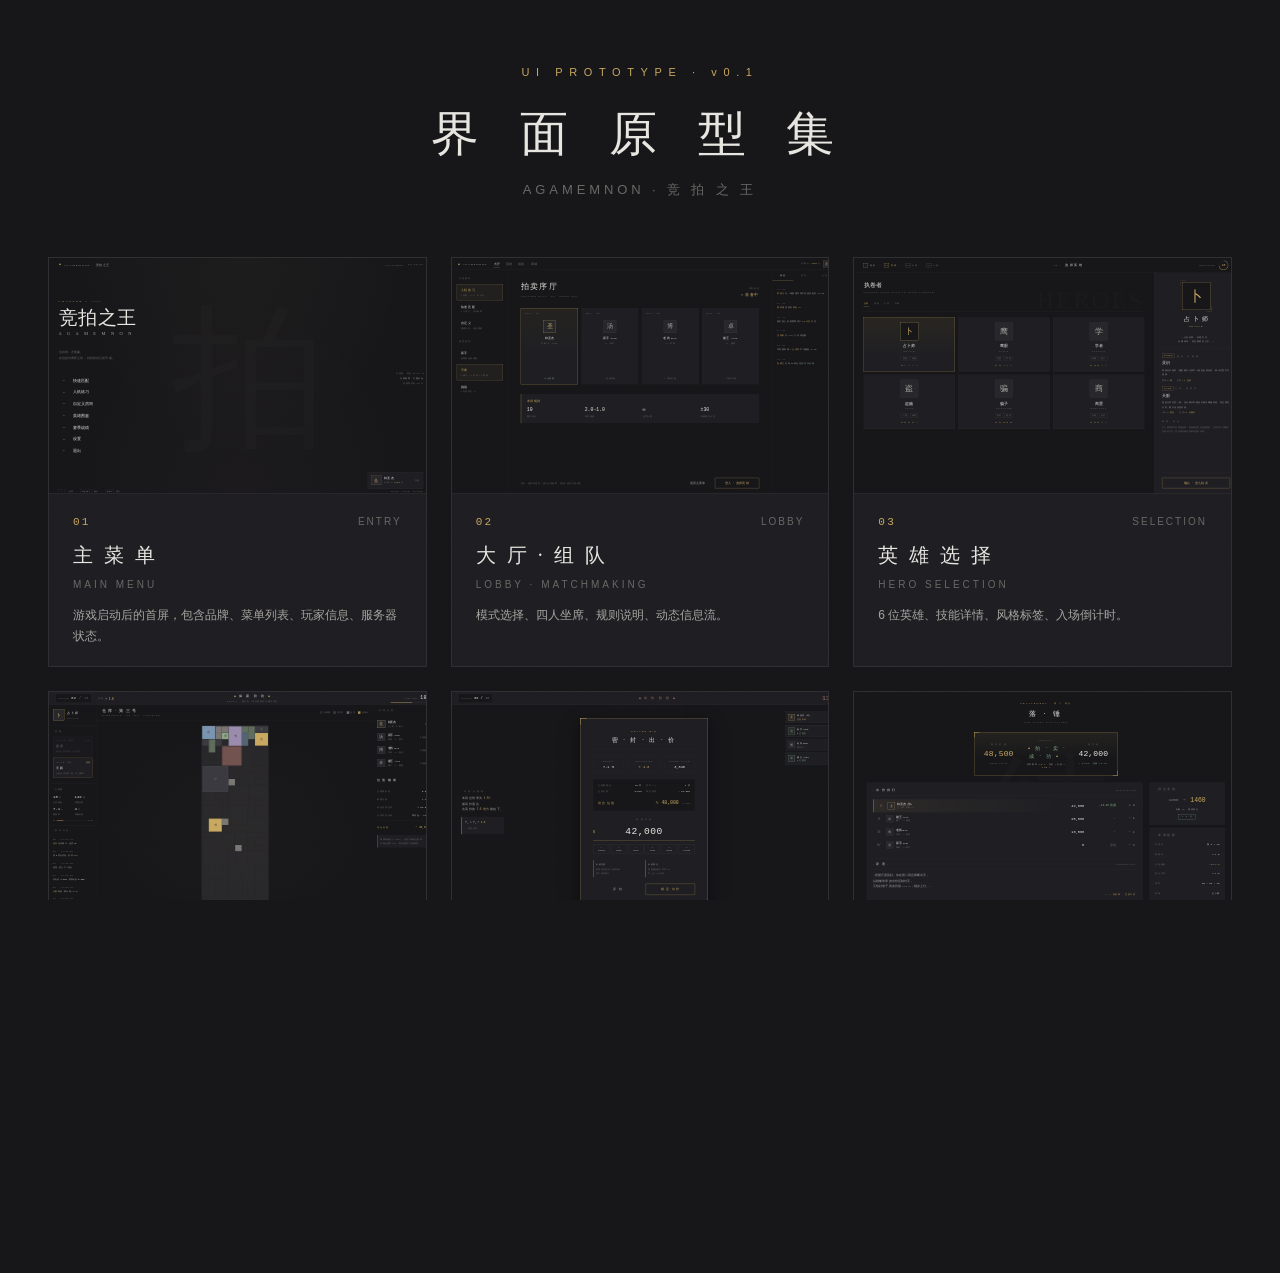
<file: doc/ui/index.html>
<!DOCTYPE html>
<html lang="zh-CN">
<head>
<meta charset="UTF-8">
<title>UI 原型索引 · Agamemnon</title>
<link rel="stylesheet" href="assets/style.css">
<style>
  body {
    overflow-y: auto;
  }
  .index-page {
    min-height: 100vh;
    padding: 64px 48px;
    background: var(--bg-base);
  }

  .index-header {
    text-align: center;
    margin-bottom: 56px;
  }
  .index-label {
    font-size: 11px;
    letter-spacing: 0.6em;
    color: var(--accent-gold);
    margin-bottom: 14px;
  }
  .index-title {
    font-family: var(--font-serif);
    font-size: 48px;
    font-weight: 200;
    letter-spacing: 0.3em;
    margin-bottom: 8px;
  }
  .index-subtitle {
    font-size: 13px;
    color: var(--text-tertiary);
    letter-spacing: 0.3em;
  }

  .index-grid {
    max-width: 1280px;
    margin: 0 auto;
    display: grid;
    grid-template-columns: repeat(auto-fill, minmax(340px, 1fr));
    gap: 24px;
  }

  .index-card {
    background: var(--bg-surface);
    border: 1px solid var(--border-light);
    overflow: hidden;
    cursor: pointer;
    transition: all var(--dur-base) var(--ease);
    text-decoration: none;
    color: inherit;
    display: flex;
    flex-direction: column;
  }
  .index-card:hover {
    border-color: var(--accent-gold);
    transform: translateY(-2px);
    box-shadow: 0 12px 32px rgba(0,0,0,0.3);
  }

  .card-preview {
    aspect-ratio: 16 / 10;
    background: var(--bg-base);
    position: relative;
    overflow: hidden;
    border-bottom: 1px solid var(--border-light);
    display: flex;
    align-items: center;
    justify-content: center;
  }
  .card-preview .iframe-wrap {
    position: absolute;
    top: 0; left: 0;
    width: 1920px;
    height: 1200px;
    transform: scale(0.2);
    transform-origin: top left;
    pointer-events: none;
  }
  .card-preview iframe {
    width: 100%;
    height: 100%;
    border: none;
  }

  .card-info {
    padding: 20px 24px;
  }
  .card-head {
    display: flex;
    justify-content: space-between;
    align-items: baseline;
    margin-bottom: 8px;
  }
  .card-num {
    font-family: var(--font-mono);
    font-size: 11px;
    color: var(--accent-gold);
    letter-spacing: 0.2em;
  }
  .card-stage {
    font-size: 10px;
    color: var(--text-tertiary);
    letter-spacing: 0.2em;
  }
  .card-title {
    font-family: var(--font-serif);
    font-size: 20px;
    letter-spacing: 0.15em;
    margin-bottom: 6px;
  }
  .card-en {
    font-size: 10px;
    color: var(--text-tertiary);
    letter-spacing: 0.3em;
    margin-bottom: 12px;
  }
  .card-desc {
    font-size: 12px;
    color: var(--text-secondary);
    line-height: 1.7;
  }

  .footnote {
    text-align: center;
    margin-top: 64px;
    font-size: 11px;
    color: var(--text-tertiary);
    letter-spacing: 0.2em;
    line-height: 2;
  }
</style>
</head>
<body>

<div class="index-page noise">

  <div class="index-header">
    <div class="index-label">UI PROTOTYPE · v0.1</div>
    <h1 class="index-title">界 面 原 型 集</h1>
    <div class="index-subtitle">AGAMEMNON · 竞 拍 之 王</div>
  </div>

  <div class="index-grid">

    <a class="index-card" href="01_main_menu.html">
      <div class="card-preview">
        <div class="iframe-wrap"><iframe src="01_main_menu.html" scrolling="no"></iframe></div>
      </div>
      <div class="card-info">
        <div class="card-head">
          <span class="card-num">01</span>
          <span class="card-stage">ENTRY</span>
        </div>
        <div class="card-title">主 菜 单</div>
        <div class="card-en">MAIN MENU</div>
        <div class="card-desc">游戏启动后的首屏，包含品牌、菜单列表、玩家信息、服务器状态。</div>
      </div>
    </a>

    <a class="index-card" href="02_lobby.html">
      <div class="card-preview">
        <div class="iframe-wrap"><iframe src="02_lobby.html" scrolling="no"></iframe></div>
      </div>
      <div class="card-info">
        <div class="card-head">
          <span class="card-num">02</span>
          <span class="card-stage">LOBBY</span>
        </div>
        <div class="card-title">大 厅 · 组 队</div>
        <div class="card-en">LOBBY · MATCHMAKING</div>
        <div class="card-desc">模式选择、四人坐席、规则说明、动态信息流。</div>
      </div>
    </a>

    <a class="index-card" href="03_hero_select.html">
      <div class="card-preview">
        <div class="iframe-wrap"><iframe src="03_hero_select.html" scrolling="no"></iframe></div>
      </div>
      <div class="card-info">
        <div class="card-head">
          <span class="card-num">03</span>
          <span class="card-stage">SELECTION</span>
        </div>
        <div class="card-title">英 雄 选 择</div>
        <div class="card-en">HERO SELECTION</div>
        <div class="card-desc">6 位英雄、技能详情、风格标签、入场倒计时。</div>
      </div>
    </a>

    <a class="index-card" href="04_auction_reveal.html">
      <div class="card-preview">
        <div class="iframe-wrap"><iframe src="04_auction_reveal.html" scrolling="no"></iframe></div>
      </div>
      <div class="card-info">
        <div class="card-head">
          <span class="card-num">04</span>
          <span class="card-stage">IN-GAME</span>
        </div>
        <div class="card-title">拍 卖 房 · 揭 露</div>
        <div class="card-en">AUCTION · REVEAL PHASE</div>
        <div class="card-desc">核心界面：仓库面板 + 英雄技能 + 估值辅助。支持悬浮 tooltip。</div>
      </div>
    </a>

    <a class="index-card" href="05_auction_bid.html">
      <div class="card-preview">
        <div class="iframe-wrap"><iframe src="05_auction_bid.html" scrolling="no"></iframe></div>
      </div>
      <div class="card-info">
        <div class="card-head">
          <span class="card-num">05</span>
          <span class="card-stage">IN-GAME</span>
        </div>
        <div class="card-title">密 封 出 价</div>
        <div class="card-en">SEALED BID</div>
        <div class="card-desc">出价面板弹出、玩家状态显示、规则提示与决策辅助。</div>
      </div>
    </a>

    <a class="index-card" href="06_settlement.html">
      <div class="card-preview">
        <div class="iframe-wrap"><iframe src="06_settlement.html" scrolling="no"></iframe></div>
      </div>
      <div class="card-info">
        <div class="card-head">
          <span class="card-num">06</span>
          <span class="card-stage">END</span>
        </div>
        <div class="card-title">结 算</div>
        <div class="card-en">SETTLEMENT</div>
        <div class="card-desc">真实价值公布、出价排行、排位变动、藏品统计、评语。</div>
      </div>
    </a>

  </div>

  <div class="footnote">
    建 议 以 1920 × 1080 分 辨 率 全 屏 预 览<br>
    设 计 风 格 ·  深 灰 × 米 白 × 暖 金
  </div>

</div>

</body>
</html>
</file>
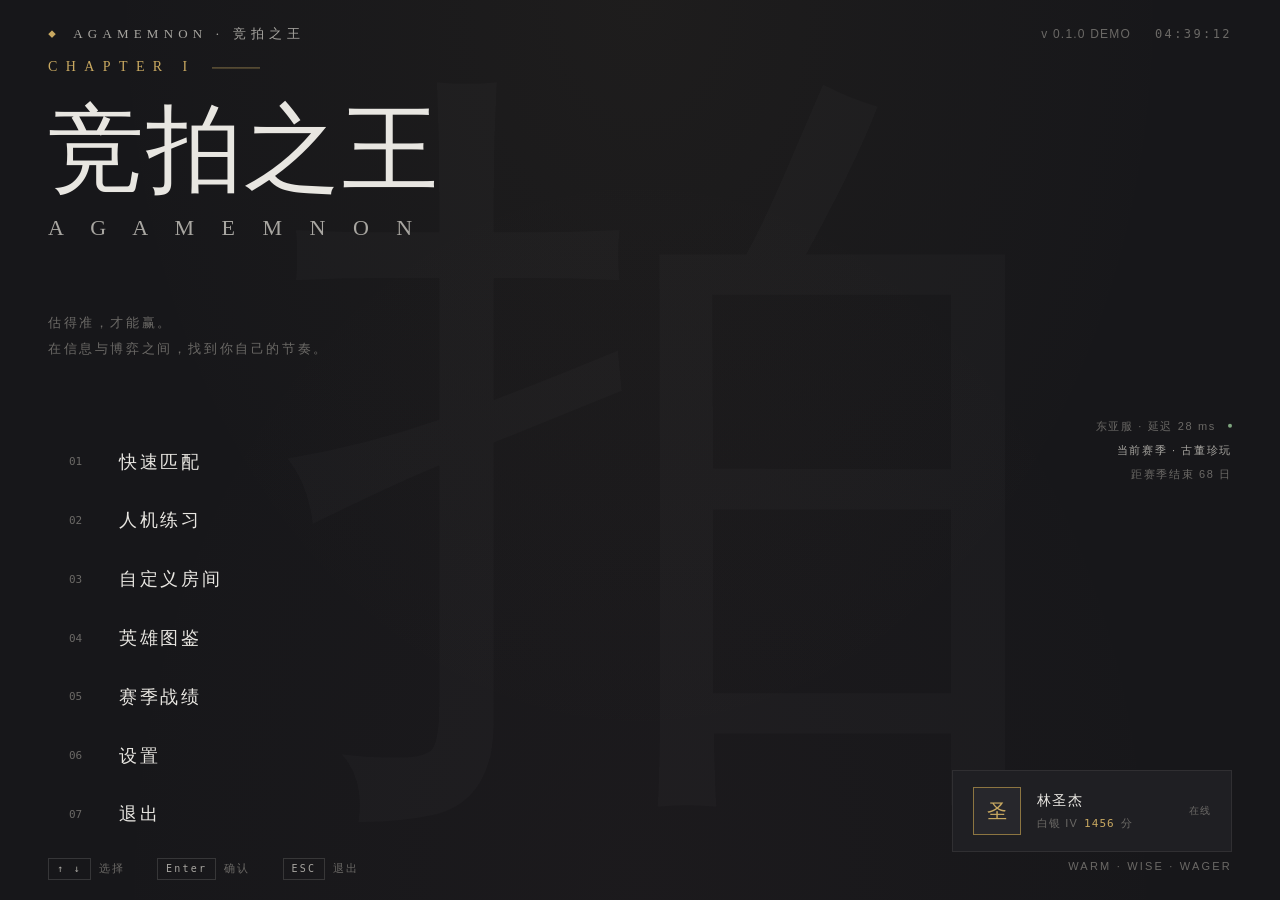
<file: doc/ui/01_main_menu.html>
<!DOCTYPE html>
<html lang="zh-CN">
<head>
<meta charset="UTF-8">
<title>Agamemnon · 竞拍之王</title>
<link rel="stylesheet" href="assets/style.css">
<style>
  /* ========== 主菜单专属样式 ========== */
  .menu-stage {
    width: 100vw;
    height: 100vh;
    position: relative;
    overflow: hidden;
    background:
      radial-gradient(ellipse at top, rgba(201,169,97,0.04), transparent 60%),
      radial-gradient(ellipse at bottom, rgba(176,119,112,0.03), transparent 60%),
      var(--bg-base);
  }

  /* 背景大字（若隐若现） */
  .bg-hero-char {
    position: absolute;
    top: 50%;
    left: 50%;
    transform: translate(-50%, -50%);
    font-family: var(--font-serif);
    font-size: 780px;
    color: rgba(232, 230, 225, 0.015);
    pointer-events: none;
    letter-spacing: -0.1em;
    font-weight: 100;
    white-space: nowrap;
    user-select: none;
  }

  /* 顶部栏 */
  .top-bar {
    position: absolute;
    top: 0;
    left: 0;
    right: 0;
    padding: 24px 48px;
    display: flex;
    justify-content: space-between;
    align-items: center;
    z-index: 10;
  }
  .top-bar .brand-small {
    font-family: var(--font-serif);
    font-size: 13px;
    letter-spacing: 0.4em;
    color: var(--text-secondary);
  }
  .top-bar .brand-small::before {
    content: "◆";
    margin-right: 12px;
    color: var(--accent-gold);
    font-size: 8px;
    vertical-align: middle;
  }
  .top-bar .meta {
    display: flex;
    gap: 24px;
    align-items: center;
    font-size: 12px;
    color: var(--text-tertiary);
    letter-spacing: 0.1em;
  }

  /* 中央主区域 */
  .menu-main {
    position: absolute;
    left: 48px;
    top: 50%;
    transform: translateY(-50%);
    z-index: 5;
    max-width: 640px;
  }

  .menu-suptitle {
    font-family: var(--font-serif);
    font-size: 14px;
    letter-spacing: 0.6em;
    color: var(--accent-gold);
    margin-bottom: 24px;
  }
  .menu-suptitle::after {
    content: "";
    display: inline-block;
    width: 48px;
    height: 1px;
    background: var(--accent-gold);
    vertical-align: middle;
    margin-left: 16px;
    opacity: 0.6;
  }

  .menu-title {
    font-family: var(--font-serif);
    font-size: 96px;
    font-weight: 200;
    line-height: 1;
    color: var(--text-primary);
    margin-bottom: 12px;
    letter-spacing: 0.02em;
  }

  .menu-subtitle {
    font-family: var(--font-serif);
    font-size: 22px;
    letter-spacing: 0.5em;
    color: var(--text-secondary);
    margin-bottom: 64px;
    font-weight: 300;
  }

  .menu-tagline {
    font-size: 13px;
    letter-spacing: 0.2em;
    color: var(--text-tertiary);
    max-width: 400px;
    margin-bottom: 72px;
    line-height: 2;
  }

  /* 菜单列表 */
  .menu-list {
    display: flex;
    flex-direction: column;
    gap: 2px;
  }

  .menu-item {
    display: flex;
    align-items: center;
    gap: 20px;
    padding: 14px 20px 14px 0;
    cursor: pointer;
    transition: all var(--dur-base) var(--ease);
    position: relative;
    border-left: 1px solid transparent;
    padding-left: 20px;
  }

  .menu-item:hover {
    border-left-color: var(--accent-gold);
    padding-left: 32px;
    background: linear-gradient(90deg, rgba(201,169,97,0.05), transparent 60%);
  }

  .menu-item .idx {
    font-family: var(--font-mono);
    font-size: 11px;
    color: var(--text-tertiary);
    min-width: 30px;
  }

  .menu-item .label {
    font-size: 18px;
    letter-spacing: 0.15em;
    color: var(--text-primary);
    font-family: var(--font-serif);
    font-weight: 300;
  }

  .menu-item:hover .label {
    color: var(--accent-gold);
  }

  .menu-item .hint {
    font-size: 11px;
    color: var(--text-tertiary);
    margin-left: auto;
    letter-spacing: 0.1em;
    opacity: 0;
    transition: opacity var(--dur-base) var(--ease);
  }

  .menu-item:hover .hint {
    opacity: 1;
  }

  .menu-item.disabled {
    opacity: 0.4;
    cursor: not-allowed;
  }

  .menu-item.disabled:hover {
    border-left-color: transparent;
    padding-left: 20px;
    background: transparent;
  }

  /* 右下角玩家信息 */
  .player-card {
    position: absolute;
    bottom: 48px;
    right: 48px;
    z-index: 5;
    display: flex;
    align-items: center;
    gap: 16px;
    padding: 16px 20px;
    background: var(--bg-surface);
    border: 1px solid var(--border-light);
    min-width: 280px;
  }

  .player-avatar {
    width: 48px;
    height: 48px;
    background: var(--bg-elevated);
    border: 1px solid var(--accent-gold-dim);
    display: flex;
    align-items: center;
    justify-content: center;
    font-family: var(--font-serif);
    font-size: 20px;
    color: var(--accent-gold);
  }

  .player-info .name {
    font-size: 14px;
    letter-spacing: 0.1em;
    color: var(--text-primary);
    margin-bottom: 4px;
  }

  .player-info .rank {
    font-size: 11px;
    color: var(--text-tertiary);
    letter-spacing: 0.1em;
  }

  .player-info .rank .num {
    color: var(--accent-gold);
    margin: 0 6px;
  }

  /* 右侧版本/状态信息 */
  .side-info {
    position: absolute;
    right: 48px;
    top: 50%;
    transform: translateY(-50%);
    text-align: right;
    font-size: 11px;
    color: var(--text-tertiary);
    letter-spacing: 0.15em;
    line-height: 2.2;
    z-index: 5;
  }

  .side-info .line {
    display: flex;
    align-items: center;
    justify-content: flex-end;
    gap: 12px;
  }

  .side-info .line .dot {
    width: 4px;
    height: 4px;
    border-radius: 50%;
    background: var(--success);
  }

  .bottom-bar {
    position: absolute;
    bottom: 0;
    left: 0;
    right: 0;
    padding: 20px 48px;
    display: flex;
    justify-content: space-between;
    font-size: 11px;
    color: var(--text-tertiary);
    letter-spacing: 0.2em;
    z-index: 10;
  }

  .bottom-bar .shortcuts {
    display: flex;
    gap: 32px;
  }

  .bottom-bar .key {
    display: inline-block;
    border: 1px solid var(--border-medium);
    padding: 2px 8px;
    margin-right: 8px;
    font-family: var(--font-mono);
    font-size: 10px;
    color: var(--text-secondary);
  }

  /* 时间显示 */
  .clock {
    font-family: var(--font-mono);
    letter-spacing: 0.2em;
  }
</style>
</head>
<body>

<div class="menu-stage noise">

  <!-- 若隐若现的背景大字 -->
  <div class="bg-hero-char">拍</div>

  <!-- 顶部栏 -->
  <div class="top-bar">
    <div class="brand-small">AGAMEMNON · 竞拍之王</div>
    <div class="meta">
      <span>v 0.1.0 DEMO</span>
      <span class="clock" id="clock">14:36:24</span>
    </div>
  </div>

  <!-- 主菜单 -->
  <div class="menu-main fade-in">
    <div class="menu-suptitle">CHAPTER  I</div>
    <h1 class="menu-title">竞拍之王</h1>
    <div class="menu-subtitle">A G A M E M N O N</div>

    <p class="menu-tagline">
      估得准，才能赢。<br>
      在信息与博弈之间，找到你自己的节奏。
    </p>

    <div class="menu-list">
      <div class="menu-item">
        <span class="idx">01</span>
        <span class="label">快速匹配</span>
        <span class="hint">4 人排位对战</span>
      </div>
      <div class="menu-item">
        <span class="idx">02</span>
        <span class="label">人机练习</span>
        <span class="hint">1 人 · 3 AI</span>
      </div>
      <div class="menu-item">
        <span class="idx">03</span>
        <span class="label">自定义房间</span>
        <span class="hint">与好友同乐</span>
      </div>
      <div class="menu-item">
        <span class="idx">04</span>
        <span class="label">英雄图鉴</span>
        <span class="hint">查阅 · 鉴赏</span>
      </div>
      <div class="menu-item">
        <span class="idx">05</span>
        <span class="label">赛季战绩</span>
        <span class="hint">历史 · 荣誉</span>
      </div>
      <div class="menu-item">
        <span class="idx">06</span>
        <span class="label">设置</span>
        <span class="hint">个性调整</span>
      </div>
      <div class="menu-item">
        <span class="idx">07</span>
        <span class="label">退出</span>
        <span class="hint">离席</span>
      </div>
    </div>
  </div>

  <!-- 右侧辅助信息 -->
  <div class="side-info">
    <div class="line">
      <span>东亚服 · 延迟 28 ms</span>
      <span class="dot"></span>
    </div>
    <div class="line" style="color: var(--text-secondary);">当前赛季 · 古董珍玩</div>
    <div class="line">距赛季结束 68 日</div>
  </div>

  <!-- 右下角玩家卡片 -->
  <div class="player-card">
    <div class="player-avatar">圣</div>
    <div class="player-info">
      <div class="name">林圣杰</div>
      <div class="rank">
        白银 IV<span class="num">1456</span>分
      </div>
    </div>
    <div style="margin-left:auto; font-size:10px; color: var(--text-tertiary); letter-spacing: 0.1em;">
      在线
    </div>
  </div>

  <!-- 底部栏 -->
  <div class="bottom-bar">
    <div class="shortcuts">
      <span><span class="key">↑ ↓</span>选择</span>
      <span><span class="key">Enter</span>确认</span>
      <span><span class="key">ESC</span>退出</span>
    </div>
    <div>WARM  ·  WISE  ·  WAGER</div>
  </div>
</div>

<script>
  // 时钟
  function updateClock() {
    const d = new Date();
    const h = String(d.getHours()).padStart(2, '0');
    const m = String(d.getMinutes()).padStart(2, '0');
    const s = String(d.getSeconds()).padStart(2, '0');
    document.getElementById('clock').textContent = `${h}:${m}:${s}`;
  }
  setInterval(updateClock, 1000);
  updateClock();

  // 菜单交互
  document.querySelectorAll('.menu-item').forEach(item => {
    item.addEventListener('click', () => {
      const label = item.querySelector('.label').textContent;
      if (label === '人机练习') location.href = '02_lobby.html';
      else if (label === '快速匹配') location.href = '02_lobby.html';
    });
  });
</script>

</body>
</html>
</file>
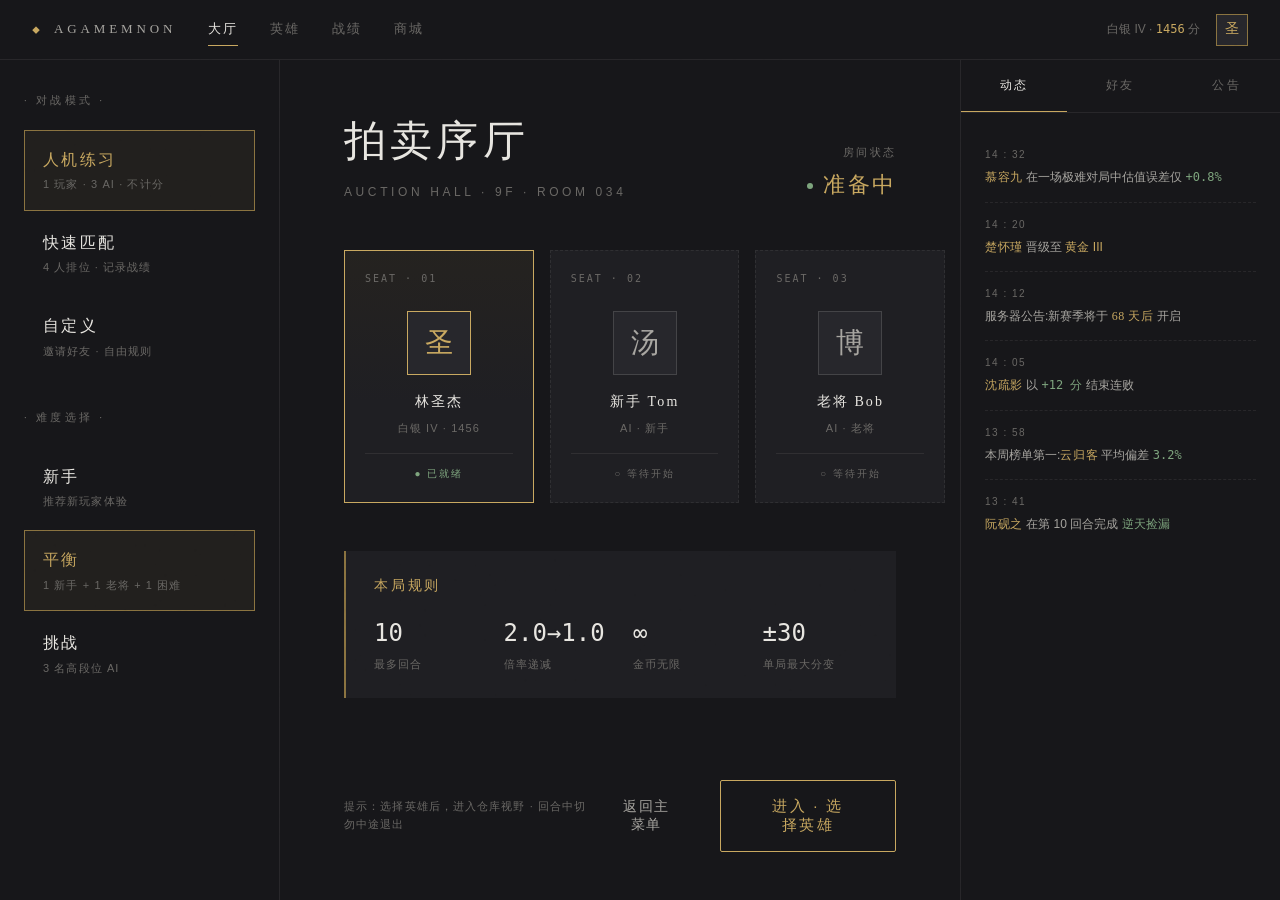
<file: doc/ui/02_lobby.html>
<!DOCTYPE html>
<html lang="zh-CN">
<head>
<meta charset="UTF-8">
<title>大厅 · Agamemnon</title>
<link rel="stylesheet" href="assets/style.css">
<style>
  .lobby-stage {
    width: 100vw;
    height: 100vh;
    display: flex;
    flex-direction: column;
    background: var(--bg-base);
    overflow: hidden;
  }

  /* 顶部栏 */
  .lobby-top {
    height: 60px;
    padding: 0 32px;
    display: flex;
    align-items: center;
    justify-content: space-between;
    border-bottom: 1px solid var(--border-light);
  }
  .lobby-top .nav {
    display: flex;
    gap: 32px;
    align-items: center;
  }
  .lobby-top .brand-small {
    font-family: var(--font-serif);
    font-size: 13px;
    letter-spacing: 0.3em;
    color: var(--text-secondary);
  }
  .lobby-top .brand-small::before {
    content: "◆";
    margin-right: 10px;
    color: var(--accent-gold);
    font-size: 8px;
  }
  .nav-tab {
    font-size: 13px;
    letter-spacing: 0.15em;
    color: var(--text-tertiary);
    cursor: pointer;
    padding: 6px 0;
    border-bottom: 1px solid transparent;
    transition: all var(--dur-base) var(--ease);
  }
  .nav-tab:hover {
    color: var(--text-secondary);
  }
  .nav-tab.active {
    color: var(--text-primary);
    border-bottom-color: var(--accent-gold);
  }

  .lobby-top .right {
    display: flex;
    align-items: center;
    gap: 16px;
    font-size: 12px;
    color: var(--text-tertiary);
  }
  .lobby-top .avatar-mini {
    width: 32px;
    height: 32px;
    background: var(--bg-elevated);
    border: 1px solid var(--accent-gold-dim);
    display: flex;
    align-items: center;
    justify-content: center;
    font-family: var(--font-serif);
    font-size: 14px;
    color: var(--accent-gold);
  }

  /* 主体：三栏布局 */
  .lobby-body {
    flex: 1;
    display: grid;
    grid-template-columns: 280px 1fr 320px;
    gap: 0;
    overflow: hidden;
  }

  /* 左侧：模式选择 */
  .left-panel {
    border-right: 1px solid var(--border-light);
    padding: 32px 24px;
    overflow-y: auto;
  }
  .panel-label {
    font-size: 11px;
    letter-spacing: 0.3em;
    color: var(--text-tertiary);
    margin-bottom: 20px;
    font-family: var(--font-serif);
  }
  .mode-list {
    display: flex;
    flex-direction: column;
    gap: 2px;
  }
  .mode-item {
    padding: 16px 18px;
    cursor: pointer;
    border: 1px solid transparent;
    transition: all var(--dur-base) var(--ease);
  }
  .mode-item:hover {
    background: rgba(255,255,255,0.02);
    border-color: var(--border-light);
  }
  .mode-item.active {
    background: rgba(201,169,97,0.06);
    border-color: var(--accent-gold-dim);
  }
  .mode-item .mode-name {
    font-family: var(--font-serif);
    font-size: 16px;
    letter-spacing: 0.15em;
    color: var(--text-primary);
    margin-bottom: 4px;
  }
  .mode-item .mode-desc {
    font-size: 11px;
    color: var(--text-tertiary);
    letter-spacing: 0.1em;
  }
  .mode-item.active .mode-name {
    color: var(--accent-gold);
  }

  .section-gap {
    height: 32px;
  }

  /* 中央：房间信息 */
  .center-panel {
    padding: 48px 64px;
    overflow-y: auto;
    display: flex;
    flex-direction: column;
  }

  .room-header {
    display: flex;
    justify-content: space-between;
    align-items: flex-end;
    margin-bottom: 48px;
  }
  .room-title {
    font-family: var(--font-serif);
    font-size: 42px;
    font-weight: 200;
    letter-spacing: 0.1em;
    margin-bottom: 8px;
  }
  .room-subtitle {
    font-size: 12px;
    color: var(--text-tertiary);
    letter-spacing: 0.3em;
  }
  .room-status {
    text-align: right;
  }
  .room-status .status-label {
    font-size: 11px;
    color: var(--text-tertiary);
    letter-spacing: 0.2em;
    margin-bottom: 6px;
  }
  .room-status .status-value {
    font-family: var(--font-mono);
    font-size: 22px;
    color: var(--accent-gold);
    letter-spacing: 0.1em;
  }
  .room-status .status-value .pulse {
    display: inline-block;
    width: 6px;
    height: 6px;
    background: var(--success);
    border-radius: 50%;
    margin-right: 10px;
    animation: pulse 1.6s infinite;
    vertical-align: middle;
  }
  @keyframes pulse {
    0%, 100% { opacity: 1; }
    50% { opacity: 0.3; }
  }

  /* 4 人位 */
  .seat-grid {
    display: grid;
    grid-template-columns: repeat(4, 1fr);
    gap: 16px;
    margin-bottom: 48px;
  }
  .seat {
    aspect-ratio: 3 / 4;
    background: var(--bg-surface);
    border: 1px solid var(--border-light);
    padding: 20px;
    display: flex;
    flex-direction: column;
    position: relative;
    transition: all var(--dur-base) var(--ease);
  }
  .seat.you {
    border-color: var(--accent-gold);
    background: linear-gradient(180deg, rgba(201,169,97,0.08), var(--bg-surface) 60%);
  }
  .seat.ai {
    border-style: dashed;
  }

  .seat-idx {
    font-family: var(--font-mono);
    font-size: 10px;
    color: var(--text-tertiary);
    letter-spacing: 0.2em;
  }
  .seat-avatar {
    width: 64px;
    height: 64px;
    background: var(--bg-elevated);
    border: 1px solid var(--border-medium);
    margin: 24px auto 16px;
    display: flex;
    align-items: center;
    justify-content: center;
    font-family: var(--font-serif);
    font-size: 28px;
    color: var(--text-secondary);
  }
  .seat.you .seat-avatar {
    border-color: var(--accent-gold);
    color: var(--accent-gold);
  }
  .seat-name {
    text-align: center;
    font-size: 14px;
    letter-spacing: 0.15em;
    margin-bottom: 6px;
    font-family: var(--font-serif);
  }
  .seat-rank {
    text-align: center;
    font-size: 11px;
    color: var(--text-tertiary);
    letter-spacing: 0.1em;
    margin-bottom: 16px;
  }
  .seat-ready {
    margin-top: auto;
    text-align: center;
    font-size: 10px;
    letter-spacing: 0.2em;
    padding-top: 12px;
    border-top: 1px solid var(--border-light);
  }
  .seat-ready.ready {
    color: var(--success);
  }
  .seat-ready.waiting {
    color: var(--text-tertiary);
  }

  .empty-slot {
    text-align: center;
    color: var(--text-tertiary);
    font-size: 11px;
    letter-spacing: 0.15em;
    margin: auto 0;
  }
  .empty-slot .plus {
    font-size: 32px;
    font-weight: 100;
    margin-bottom: 8px;
  }

  /* 规则介绍 */
  .rules-box {
    background: var(--bg-surface);
    border-left: 2px solid var(--accent-gold-dim);
    padding: 24px 28px;
    margin-bottom: 32px;
  }
  .rules-box h4 {
    font-family: var(--font-serif);
    font-size: 14px;
    letter-spacing: 0.2em;
    margin-bottom: 16px;
    color: var(--accent-gold);
    font-weight: 400;
  }
  .rules-grid {
    display: grid;
    grid-template-columns: repeat(4, 1fr);
    gap: 24px;
  }
  .rule-item .rv {
    font-family: var(--font-mono);
    font-size: 24px;
    color: var(--text-primary);
    margin-bottom: 4px;
  }
  .rule-item .rl {
    font-size: 11px;
    color: var(--text-tertiary);
    letter-spacing: 0.1em;
  }

  /* 底部行动栏 */
  .action-bar {
    margin-top: auto;
    display: flex;
    justify-content: space-between;
    align-items: center;
  }
  .tip-text {
    font-size: 11px;
    color: var(--text-tertiary);
    letter-spacing: 0.1em;
  }

  /* 右侧：聊天/社区 */
  .right-panel {
    border-left: 1px solid var(--border-light);
    display: flex;
    flex-direction: column;
    overflow: hidden;
  }
  .right-tabs {
    display: flex;
    border-bottom: 1px solid var(--border-light);
  }
  .right-tab {
    flex: 1;
    padding: 16px 0;
    text-align: center;
    font-size: 12px;
    letter-spacing: 0.2em;
    color: var(--text-tertiary);
    cursor: pointer;
    transition: all var(--dur-base) var(--ease);
    border-bottom: 1px solid transparent;
    font-family: var(--font-serif);
  }
  .right-tab.active {
    color: var(--text-primary);
    border-bottom-color: var(--accent-gold);
  }

  .activity-list {
    flex: 1;
    padding: 20px 24px;
    overflow-y: auto;
  }
  .activity-item {
    padding: 14px 0;
    border-bottom: 1px dashed var(--border-light);
  }
  .activity-item:last-child {
    border-bottom: none;
  }
  .activity-item .time {
    font-size: 10px;
    color: var(--text-tertiary);
    letter-spacing: 0.15em;
    margin-bottom: 4px;
  }
  .activity-item .msg {
    font-size: 12px;
    color: var(--text-secondary);
    line-height: 1.7;
  }
  .activity-item .msg .name {
    color: var(--accent-gold);
    font-family: var(--font-serif);
    letter-spacing: 0.05em;
  }
  .activity-item .msg .gain {
    color: var(--success);
    font-family: var(--font-mono);
  }
  .activity-item .msg .loss {
    color: var(--danger);
    font-family: var(--font-mono);
  }
</style>
</head>
<body>

<div class="lobby-stage noise">

  <!-- 顶部栏 -->
  <div class="lobby-top">
    <div class="nav">
      <div class="brand-small">AGAMEMNON</div>
      <div class="nav-tab active">大厅</div>
      <div class="nav-tab">英雄</div>
      <div class="nav-tab">战绩</div>
      <div class="nav-tab">商城</div>
    </div>
    <div class="right">
      <span>白银 IV · <span class="num" style="color:var(--accent-gold);">1456</span> 分</span>
      <div class="avatar-mini">圣</div>
    </div>
  </div>

  <!-- 主体 -->
  <div class="lobby-body">

    <!-- 左侧 -->
    <div class="left-panel">
      <div class="panel-label">· 对战模式 ·</div>
      <div class="mode-list">
        <div class="mode-item active">
          <div class="mode-name">人机练习</div>
          <div class="mode-desc">1 玩家 · 3 AI · 不计分</div>
        </div>
        <div class="mode-item">
          <div class="mode-name">快速匹配</div>
          <div class="mode-desc">4 人排位 · 记录战绩</div>
        </div>
        <div class="mode-item">
          <div class="mode-name">自定义</div>
          <div class="mode-desc">邀请好友 · 自由规则</div>
        </div>
      </div>

      <div class="section-gap"></div>
      <div class="panel-label">· 难度选择 ·</div>
      <div class="mode-list">
        <div class="mode-item">
          <div class="mode-name">新手</div>
          <div class="mode-desc">推荐新玩家体验</div>
        </div>
        <div class="mode-item active">
          <div class="mode-name">平衡</div>
          <div class="mode-desc">1 新手 + 1 老将 + 1 困难</div>
        </div>
        <div class="mode-item">
          <div class="mode-name">挑战</div>
          <div class="mode-desc">3 名高段位 AI</div>
        </div>
      </div>
    </div>

    <!-- 中央 -->
    <div class="center-panel">
      <div class="room-header">
        <div>
          <div class="room-title">拍卖序厅</div>
          <div class="room-subtitle">AUCTION HALL · 9F · ROOM 034</div>
        </div>
        <div class="room-status">
          <div class="status-label">房间状态</div>
          <div class="status-value"><span class="pulse"></span>准备中</div>
        </div>
      </div>

      <!-- 4 个位置 -->
      <div class="seat-grid">
        <div class="seat you">
          <div class="seat-idx">SEAT · 01</div>
          <div class="seat-avatar">圣</div>
          <div class="seat-name">林圣杰</div>
          <div class="seat-rank">白银 IV · 1456</div>
          <div class="seat-ready ready">● 已就绪</div>
        </div>
        <div class="seat ai">
          <div class="seat-idx">SEAT · 02</div>
          <div class="seat-avatar">汤</div>
          <div class="seat-name">新手 Tom</div>
          <div class="seat-rank">AI · 新手</div>
          <div class="seat-ready waiting">○ 等待开始</div>
        </div>
        <div class="seat ai">
          <div class="seat-idx">SEAT · 03</div>
          <div class="seat-avatar">博</div>
          <div class="seat-name">老将 Bob</div>
          <div class="seat-rank">AI · 老将</div>
          <div class="seat-ready waiting">○ 等待开始</div>
        </div>
        <div class="seat ai">
          <div class="seat-idx">SEAT · 04</div>
          <div class="seat-avatar">卓</div>
          <div class="seat-name">赌王 Alex</div>
          <div class="seat-rank">AI · 困难</div>
          <div class="seat-ready waiting">○ 等待开始</div>
        </div>
      </div>

      <!-- 规则简介 -->
      <div class="rules-box">
        <h4>本局规则</h4>
        <div class="rules-grid">
          <div class="rule-item">
            <div class="rv">10</div>
            <div class="rl">最多回合</div>
          </div>
          <div class="rule-item">
            <div class="rv">2.0→1.0</div>
            <div class="rl">倍率递减</div>
          </div>
          <div class="rule-item">
            <div class="rv">∞</div>
            <div class="rl">金币无限</div>
          </div>
          <div class="rule-item">
            <div class="rv">±30</div>
            <div class="rl">单局最大分变</div>
          </div>
        </div>
      </div>

      <!-- 行动栏 -->
      <div class="action-bar">
        <div class="tip-text">提示：选择英雄后，进入仓库视野 · 回合中切勿中途退出</div>
        <div style="display:flex; gap: 16px;">
          <button class="btn btn-ghost">返回主菜单</button>
          <button class="btn btn-primary btn-lg" onclick="location.href='03_hero_select.html'">进入 · 选择英雄</button>
        </div>
      </div>
    </div>

    <!-- 右侧 -->
    <div class="right-panel">
      <div class="right-tabs">
        <div class="right-tab active">动态</div>
        <div class="right-tab">好友</div>
        <div class="right-tab">公告</div>
      </div>
      <div class="activity-list">
        <div class="activity-item">
          <div class="time">14 : 32</div>
          <div class="msg"><span class="name">慕容九</span> 在一场极难对局中估值误差仅 <span class="gain">+0.8%</span></div>
        </div>
        <div class="activity-item">
          <div class="time">14 : 20</div>
          <div class="msg"><span class="name">楚怀瑾</span> 晋级至 <span style="color:var(--quality-yellow);">黄金 III</span></div>
        </div>
        <div class="activity-item">
          <div class="time">14 : 12</div>
          <div class="msg">服务器公告:新赛季将于 <span class="name">68 天后</span> 开启</div>
        </div>
        <div class="activity-item">
          <div class="time">14 : 05</div>
          <div class="msg"><span class="name">沈疏影</span> 以 <span class="gain">+12 分</span> 结束连败</div>
        </div>
        <div class="activity-item">
          <div class="time">13 : 58</div>
          <div class="msg">本周榜单第一:<span class="name">云归客</span> 平均偏差 <span class="gain">3.2%</span></div>
        </div>
        <div class="activity-item">
          <div class="time">13 : 41</div>
          <div class="msg"><span class="name">阮砚之</span> 在第 10 回合完成 <span class="gain">逆天捡漏</span></div>
        </div>
      </div>
    </div>

  </div>
</div>

</body>
</html>
</file>
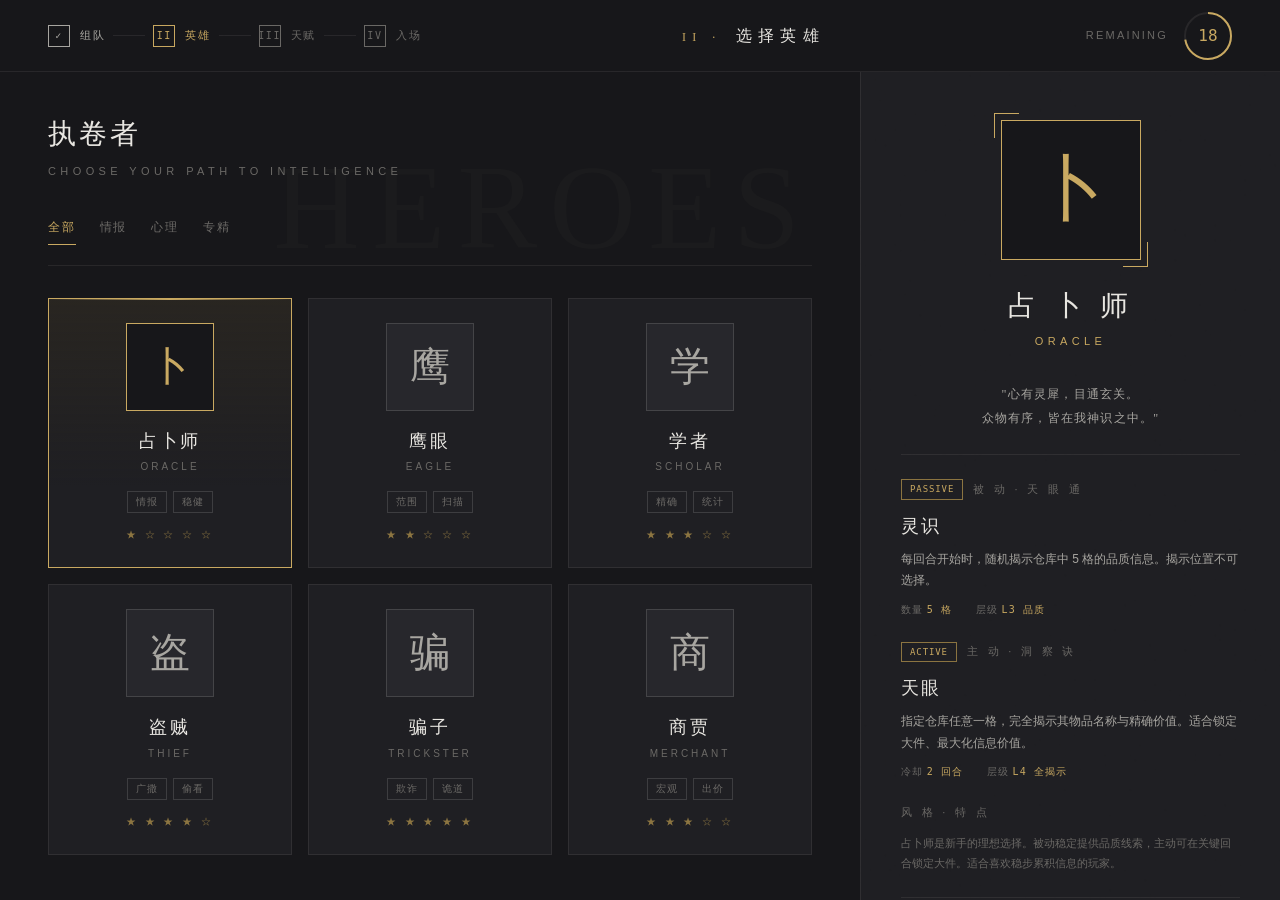
<file: doc/ui/03_hero_select.html>
<!DOCTYPE html>
<html lang="zh-CN">
<head>
<meta charset="UTF-8">
<title>英雄选择 · Agamemnon</title>
<link rel="stylesheet" href="assets/style.css">
<style>
  .hero-stage {
    width: 100vw;
    height: 100vh;
    display: flex;
    flex-direction: column;
    background: var(--bg-base);
    overflow: hidden;
  }

  /* 顶栏 */
  .top-bar {
    height: 72px;
    padding: 0 48px;
    display: flex;
    align-items: center;
    justify-content: space-between;
    border-bottom: 1px solid var(--border-light);
  }
  .phase-title {
    font-family: var(--font-serif);
    font-size: 16px;
    letter-spacing: 0.4em;
    color: var(--text-primary);
  }
  .phase-title .num-lead {
    color: var(--accent-gold);
    margin-right: 14px;
    font-size: 12px;
  }
  .countdown {
    display: flex;
    align-items: center;
    gap: 16px;
  }
  .countdown-ring {
    position: relative;
    width: 48px;
    height: 48px;
  }
  .countdown-ring svg {
    transform: rotate(-90deg);
  }
  .countdown-ring circle {
    fill: none;
    stroke-width: 2;
  }
  .countdown-ring .bg-ring {
    stroke: var(--border-light);
  }
  .countdown-ring .fg-ring {
    stroke: var(--accent-gold);
    stroke-dasharray: 144;
    stroke-dashoffset: 40;
    transition: stroke-dashoffset 1s linear;
  }
  .countdown-ring .num {
    position: absolute;
    inset: 0;
    display: flex;
    align-items: center;
    justify-content: center;
    font-size: 16px;
    color: var(--accent-gold);
  }

  /* 主体 */
  .hero-body {
    flex: 1;
    display: grid;
    grid-template-columns: 1fr 420px;
    overflow: hidden;
  }

  /* 左侧：英雄网格 */
  .hero-grid-wrap {
    padding: 40px 48px;
    overflow-y: auto;
    position: relative;
  }
  .hero-grid-wrap::before {
    content: "HEROES";
    position: absolute;
    top: 40px;
    right: 48px;
    font-family: var(--font-serif);
    font-size: 120px;
    color: rgba(232,230,225,0.02);
    letter-spacing: 0.1em;
    font-weight: 100;
    pointer-events: none;
  }

  .section-header {
    margin-bottom: 32px;
    position: relative;
  }
  .section-title-cn {
    font-family: var(--font-serif);
    font-size: 28px;
    font-weight: 300;
    margin-bottom: 6px;
    letter-spacing: 0.1em;
  }
  .section-title-en {
    font-size: 11px;
    letter-spacing: 0.4em;
    color: var(--text-tertiary);
  }

  .hero-filters {
    display: flex;
    gap: 24px;
    margin-bottom: 32px;
    padding-bottom: 20px;
    border-bottom: 1px solid var(--border-light);
  }
  .hero-filter {
    font-size: 12px;
    letter-spacing: 0.15em;
    color: var(--text-tertiary);
    cursor: pointer;
    padding: 6px 0;
    border-bottom: 1px solid transparent;
    transition: all var(--dur-base) var(--ease);
  }
  .hero-filter.active {
    color: var(--accent-gold);
    border-bottom-color: var(--accent-gold);
  }
  .hero-filter:hover:not(.active) {
    color: var(--text-secondary);
  }

  .hero-grid {
    display: grid;
    grid-template-columns: repeat(3, 1fr);
    gap: 16px;
  }

  .hero-card {
    background: var(--bg-surface);
    border: 1px solid var(--border-light);
    padding: 24px 20px;
    cursor: pointer;
    transition: all var(--dur-base) var(--ease);
    position: relative;
    overflow: hidden;
  }
  .hero-card::before {
    content: "";
    position: absolute;
    top: 0;
    left: 0;
    right: 0;
    height: 1px;
    background: linear-gradient(90deg, transparent, var(--accent-gold-dim), transparent);
    opacity: 0;
    transition: opacity var(--dur-base) var(--ease);
  }
  .hero-card:hover {
    border-color: var(--border-strong);
    background: var(--bg-elevated);
  }
  .hero-card:hover::before {
    opacity: 1;
  }
  .hero-card.selected {
    border-color: var(--accent-gold);
    background: linear-gradient(180deg, rgba(201,169,97,0.1), var(--bg-surface) 70%);
  }
  .hero-card.selected::before {
    opacity: 1;
    background: linear-gradient(90deg, transparent, var(--accent-gold), transparent);
  }
  .hero-card.locked {
    opacity: 0.4;
    cursor: not-allowed;
  }

  .hero-portrait {
    width: 88px;
    height: 88px;
    background: var(--bg-elevated);
    border: 1px solid var(--border-medium);
    margin: 0 auto 16px;
    display: flex;
    align-items: center;
    justify-content: center;
    font-family: var(--font-serif);
    font-size: 40px;
    color: var(--text-secondary);
    font-weight: 200;
  }
  .hero-card.selected .hero-portrait {
    border-color: var(--accent-gold);
    color: var(--accent-gold);
    background: var(--bg-base);
  }

  .hero-name {
    text-align: center;
    font-family: var(--font-serif);
    font-size: 18px;
    letter-spacing: 0.15em;
    margin-bottom: 4px;
  }
  .hero-title {
    text-align: center;
    font-size: 10px;
    letter-spacing: 0.3em;
    color: var(--text-tertiary);
    margin-bottom: 16px;
  }

  .hero-tags {
    display: flex;
    gap: 6px;
    justify-content: center;
    margin-bottom: 14px;
  }
  .hero-tag {
    font-size: 10px;
    padding: 2px 8px;
    border: 1px solid var(--border-medium);
    color: var(--text-tertiary);
    letter-spacing: 0.1em;
  }

  .hero-difficulty {
    text-align: center;
    color: var(--accent-gold-dim);
    letter-spacing: 0.3em;
    font-size: 10px;
  }

  /* 右侧：英雄详情 */
  .hero-detail {
    border-left: 1px solid var(--border-light);
    background: var(--bg-surface);
    padding: 48px 40px;
    display: flex;
    flex-direction: column;
    overflow-y: auto;
  }

  .detail-header {
    margin-bottom: 32px;
    text-align: center;
  }
  .detail-portrait {
    width: 140px;
    height: 140px;
    margin: 0 auto 24px;
    border: 1px solid var(--accent-gold);
    background: var(--bg-base);
    display: flex;
    align-items: center;
    justify-content: center;
    font-family: var(--font-serif);
    font-size: 72px;
    font-weight: 200;
    color: var(--accent-gold);
    position: relative;
  }
  .detail-portrait::before,
  .detail-portrait::after {
    content: "";
    position: absolute;
    width: 24px;
    height: 24px;
    border: 1px solid var(--accent-gold);
  }
  .detail-portrait::before {
    top: -8px;
    left: -8px;
    border-right: none;
    border-bottom: none;
  }
  .detail-portrait::after {
    bottom: -8px;
    right: -8px;
    border-left: none;
    border-top: none;
  }

  .detail-name {
    font-family: var(--font-serif);
    font-size: 28px;
    letter-spacing: 0.2em;
    margin-bottom: 4px;
  }
  .detail-title {
    font-size: 11px;
    letter-spacing: 0.4em;
    color: var(--accent-gold);
  }

  .detail-bio {
    font-size: 12px;
    color: var(--text-secondary);
    line-height: 2;
    text-align: center;
    padding: 0 8px 24px;
    border-bottom: 1px solid var(--border-light);
    margin-bottom: 24px;
    font-family: var(--font-serif);
    letter-spacing: 0.1em;
  }

  /* 技能块 */
  .skill-block {
    margin-bottom: 24px;
  }
  .skill-label {
    display: flex;
    align-items: center;
    gap: 10px;
    font-size: 11px;
    letter-spacing: 0.3em;
    color: var(--text-tertiary);
    margin-bottom: 12px;
  }
  .skill-label .tag {
    padding: 2px 8px;
    border: 1px solid var(--accent-gold-dim);
    color: var(--accent-gold);
    font-family: var(--font-mono);
    font-size: 9px;
    letter-spacing: 0.1em;
  }
  .skill-name {
    font-family: var(--font-serif);
    font-size: 18px;
    color: var(--text-primary);
    margin-bottom: 8px;
    letter-spacing: 0.1em;
  }
  .skill-desc {
    font-size: 12px;
    color: var(--text-secondary);
    line-height: 1.8;
  }
  .skill-meta {
    margin-top: 10px;
    display: flex;
    gap: 24px;
    font-size: 10px;
    color: var(--text-tertiary);
    letter-spacing: 0.1em;
  }
  .skill-meta .num {
    color: var(--accent-gold);
  }

  .bottom-confirm {
    margin-top: auto;
    padding-top: 24px;
    border-top: 1px solid var(--border-light);
  }

  /* 进度/阶段指示（顶部） */
  .phase-steps {
    display: flex;
    gap: 8px;
    align-items: center;
  }
  .step-item {
    display: flex;
    align-items: center;
    gap: 10px;
    font-size: 11px;
    color: var(--text-tertiary);
    letter-spacing: 0.15em;
  }
  .step-item.active {
    color: var(--accent-gold);
  }
  .step-item.done {
    color: var(--text-secondary);
  }
  .step-num {
    font-family: var(--font-mono);
    border: 1px solid currentColor;
    width: 22px;
    height: 22px;
    display: flex;
    align-items: center;
    justify-content: center;
    font-size: 10px;
  }
  .step-sep {
    width: 32px;
    height: 1px;
    background: var(--border-light);
  }
</style>
</head>
<body>

<div class="hero-stage noise">

  <!-- 顶栏 -->
  <div class="top-bar">
    <div class="phase-steps">
      <div class="step-item done">
        <div class="step-num">✓</div>
        <span>组队</span>
      </div>
      <div class="step-sep"></div>
      <div class="step-item active">
        <div class="step-num">II</div>
        <span>英雄</span>
      </div>
      <div class="step-sep"></div>
      <div class="step-item">
        <div class="step-num">III</div>
        <span>天赋</span>
      </div>
      <div class="step-sep"></div>
      <div class="step-item">
        <div class="step-num">IV</div>
        <span>入场</span>
      </div>
    </div>

    <div class="phase-title">
      <span class="num-lead">II ·</span>选择英雄
    </div>

    <div class="countdown">
      <span style="font-size:11px; color:var(--text-tertiary); letter-spacing: 0.2em;">REMAINING</span>
      <div class="countdown-ring">
        <svg width="48" height="48" viewBox="0 0 48 48">
          <circle class="bg-ring" cx="24" cy="24" r="23"/>
          <circle class="fg-ring" cx="24" cy="24" r="23"/>
        </svg>
        <div class="num">18</div>
      </div>
    </div>
  </div>

  <!-- 主体 -->
  <div class="hero-body">

    <!-- 左侧英雄列表 -->
    <div class="hero-grid-wrap">
      <div class="section-header">
        <div class="section-title-cn">执卷者</div>
        <div class="section-title-en">CHOOSE YOUR PATH TO INTELLIGENCE</div>
      </div>

      <div class="hero-filters">
        <div class="hero-filter active">全部</div>
        <div class="hero-filter">情报</div>
        <div class="hero-filter">心理</div>
        <div class="hero-filter">专精</div>
      </div>

      <div class="hero-grid">

        <div class="hero-card selected" data-hero="oracle">
          <div class="hero-portrait">卜</div>
          <div class="hero-name">占卜师</div>
          <div class="hero-title">ORACLE</div>
          <div class="hero-tags">
            <div class="hero-tag">情报</div>
            <div class="hero-tag">稳健</div>
          </div>
          <div class="hero-difficulty">★ ☆ ☆ ☆ ☆</div>
        </div>

        <div class="hero-card" data-hero="eagle">
          <div class="hero-portrait">鹰</div>
          <div class="hero-name">鹰眼</div>
          <div class="hero-title">EAGLE</div>
          <div class="hero-tags">
            <div class="hero-tag">范围</div>
            <div class="hero-tag">扫描</div>
          </div>
          <div class="hero-difficulty">★ ★ ☆ ☆ ☆</div>
        </div>

        <div class="hero-card" data-hero="scholar">
          <div class="hero-portrait">学</div>
          <div class="hero-name">学者</div>
          <div class="hero-title">SCHOLAR</div>
          <div class="hero-tags">
            <div class="hero-tag">精确</div>
            <div class="hero-tag">统计</div>
          </div>
          <div class="hero-difficulty">★ ★ ★ ☆ ☆</div>
        </div>

        <div class="hero-card" data-hero="thief">
          <div class="hero-portrait">盗</div>
          <div class="hero-name">盗贼</div>
          <div class="hero-title">THIEF</div>
          <div class="hero-tags">
            <div class="hero-tag">广撒</div>
            <div class="hero-tag">偷看</div>
          </div>
          <div class="hero-difficulty">★ ★ ★ ★ ☆</div>
        </div>

        <div class="hero-card" data-hero="trickster">
          <div class="hero-portrait">骗</div>
          <div class="hero-name">骗子</div>
          <div class="hero-title">TRICKSTER</div>
          <div class="hero-tags">
            <div class="hero-tag">欺诈</div>
            <div class="hero-tag">诡道</div>
          </div>
          <div class="hero-difficulty">★ ★ ★ ★ ★</div>
        </div>

        <div class="hero-card" data-hero="merchant">
          <div class="hero-portrait">商</div>
          <div class="hero-name">商贾</div>
          <div class="hero-title">MERCHANT</div>
          <div class="hero-tags">
            <div class="hero-tag">宏观</div>
            <div class="hero-tag">出价</div>
          </div>
          <div class="hero-difficulty">★ ★ ★ ☆ ☆</div>
        </div>

      </div>
    </div>

    <!-- 右侧英雄详情 -->
    <div class="hero-detail">
      <div class="detail-header">
        <div class="detail-portrait">卜</div>
        <div class="detail-name">占 卜 师</div>
        <div class="detail-title">ORACLE</div>
      </div>

      <div class="detail-bio">
        "心有灵犀，目通玄关。<br>众物有序，皆在我神识之中。"
      </div>

      <div class="skill-block">
        <div class="skill-label">
          <span class="tag">PASSIVE</span>
          <span>被 动 · 天 眼 通</span>
        </div>
        <div class="skill-name">灵识</div>
        <div class="skill-desc">每回合开始时，随机揭示仓库中 5 格的品质信息。揭示位置不可选择。</div>
        <div class="skill-meta">
          <span>数量 <span class="num">5 格</span></span>
          <span>层级 <span class="num">L3 品质</span></span>
        </div>
      </div>

      <div class="skill-block">
        <div class="skill-label">
          <span class="tag">ACTIVE</span>
          <span>主 动 · 洞 察 诀</span>
        </div>
        <div class="skill-name">天眼</div>
        <div class="skill-desc">指定仓库任意一格，完全揭示其物品名称与精确价值。适合锁定大件、最大化信息价值。</div>
        <div class="skill-meta">
          <span>冷却 <span class="num">2 回合</span></span>
          <span>层级 <span class="num">L4 全揭示</span></span>
        </div>
      </div>

      <div class="skill-block">
        <div class="skill-label">
          <span>风 格 · 特 点</span>
        </div>
        <div class="skill-desc" style="color: var(--text-tertiary); font-size: 11px;">
          占卜师是新手的理想选择。被动稳定提供品质线索，主动可在关键回合锁定大件。适合喜欢稳步累积信息的玩家。
        </div>
      </div>

      <div class="bottom-confirm">
        <button class="btn btn-primary btn-lg" style="width:100%;" onclick="location.href='04_auction_reveal.html'">
          确认 · 进入拍卖
        </button>
      </div>
    </div>

  </div>
</div>

<script>
  const heroData = {
    oracle: {
      name: '占 卜 师', title: 'ORACLE', avatar: '卜',
      bio: '"心有灵犀，目通玄关。<br>众物有序，皆在我神识之中。"',
      passive: { name: '灵识', desc: '每回合开始时，随机揭示仓库中 5 格的品质信息。揭示位置不可选择。', meta: '数量·5格 | 层级·L3 品质' },
      active: { name: '天眼', desc: '指定仓库任意一格，完全揭示其物品名称与精确价值。', meta: '冷却·2 回合 | 层级·L4 全揭示' },
      style: '占卜师是新手的理想选择。被动稳定提供品质线索，主动可在关键回合锁定大件。'
    },
    eagle: {
      name: '鹰 眼', title: 'EAGLE', avatar: '鹰',
      bio: '"从不凝视一物，却能看透一片天空。"',
      passive: { name: '巡天', desc: '每回合自动揭示一整行 10 个格子的品质信息。行号随机。', meta: '数量·10格 | 层级·L3 品质' },
      active: { name: '长空', desc: '指定任意一列，揭示该列所有 200 格的存在性信息。', meta: '冷却·3 回合 | 层级·L1 存在' },
      style: '鹰眼以范围取胜。信息广博但精度有限，适合乐于"看趋势"的玩家。'
    },
    scholar: {
      name: '学 者', title: 'SCHOLAR', avatar: '学',
      bio: '"少而精，胜于多而乱。"',
      passive: { name: '考据', desc: '每回合随机揭示 3 格的完整信息（名称与精确价值）。', meta: '数量·3格 | 层级·L4 全揭示' },
      active: { name: '盘点', desc: '不指定格子，显示本仓库各品质物品的总数分布。', meta: '冷却·2 回合 | 宏观数据' },
      style: '学者用少而精的信息构建估值锚点。适合善于推断的玩家。'
    },
    thief: {
      name: '盗 贼', title: 'THIEF', avatar: '盗',
      bio: '"最快的情报，是从别人那里偷来的。"',
      passive: { name: '潜行', desc: '每回合揭示 10 格的存在性信息，无品质揭示。', meta: '数量·10格 | 层级·L1 存在' },
      active: { name: '偷窥', desc: '随机获取一位对手已揭示的 3 格信息。', meta: '冷却·3 回合 | 信息窃取' },
      style: '盗贼依赖对手。适合在激进局中作乱的玩家。'
    },
    trickster: {
      name: '骗 子', title: 'TRICKSTER', avatar: '骗',
      bio: '"真真假假，假假真真。<br>你分得清，才叫本事。"',
      passive: { name: '障眼', desc: '每回合揭示 3 格完整信息，其中 1 格为假。', meta: '数量·3格 | 含 1 条假情报' },
      active: { name: '栽赃', desc: '向指定对手投放 1 条假 L4 信息。', meta: '冷却·2 回合 | 心理博弈' },
      style: '极高上限，极高下限。自己也要辨别真假。适合老练玩家。'
    },
    merchant: {
      name: '商 贾', title: 'MERCHANT', avatar: '商',
      bio: '"生意不在细物，在整体的盘子。"',
      passive: { name: '市势', desc: '每回合获得 1 条关于本仓库总价值的宏观评级提示。', meta: '层级·宏观判断' },
      active: { name: '抢单', desc: '在平价判定时，抢先成为获得者。', meta: '冷却·3 回合 | 平局优势' },
      style: '商贾不看具体，看整体。适合对"估值感觉"自信的玩家。'
    }
  };

  const cards = document.querySelectorAll('.hero-card');
  const detail = document.querySelector('.hero-detail');

  cards.forEach(card => {
    card.addEventListener('click', () => {
      if (card.classList.contains('locked')) return;
      cards.forEach(c => c.classList.remove('selected'));
      card.classList.add('selected');
      const hero = heroData[card.dataset.hero];
      if (!hero) return;
      updateDetail(hero, card.dataset.hero);
    });
  });

  function updateDetail(hero, id) {
    detail.innerHTML = `
      <div class="detail-header">
        <div class="detail-portrait">${hero.avatar}</div>
        <div class="detail-name">${hero.name}</div>
        <div class="detail-title">${hero.title}</div>
      </div>
      <div class="detail-bio">${hero.bio}</div>
      <div class="skill-block">
        <div class="skill-label">
          <span class="tag">PASSIVE</span>
          <span>被动</span>
        </div>
        <div class="skill-name">${hero.passive.name}</div>
        <div class="skill-desc">${hero.passive.desc}</div>
        <div class="skill-meta">${hero.passive.meta.split('|').map(s => `<span>${s.trim()}</span>`).join('')}</div>
      </div>
      <div class="skill-block">
        <div class="skill-label">
          <span class="tag">ACTIVE</span>
          <span>主动</span>
        </div>
        <div class="skill-name">${hero.active.name}</div>
        <div class="skill-desc">${hero.active.desc}</div>
        <div class="skill-meta">${hero.active.meta.split('|').map(s => `<span>${s.trim()}</span>`).join('')}</div>
      </div>
      <div class="skill-block">
        <div class="skill-label"><span>风 格</span></div>
        <div class="skill-desc" style="color: var(--text-tertiary); font-size: 11px;">${hero.style}</div>
      </div>
      <div class="bottom-confirm">
        <button class="btn btn-primary btn-lg" style="width:100%;" onclick="location.href='04_auction_reveal.html'">
          确认 · 进入拍卖
        </button>
      </div>
    `;
  }
</script>

</body>
</html>
</file>
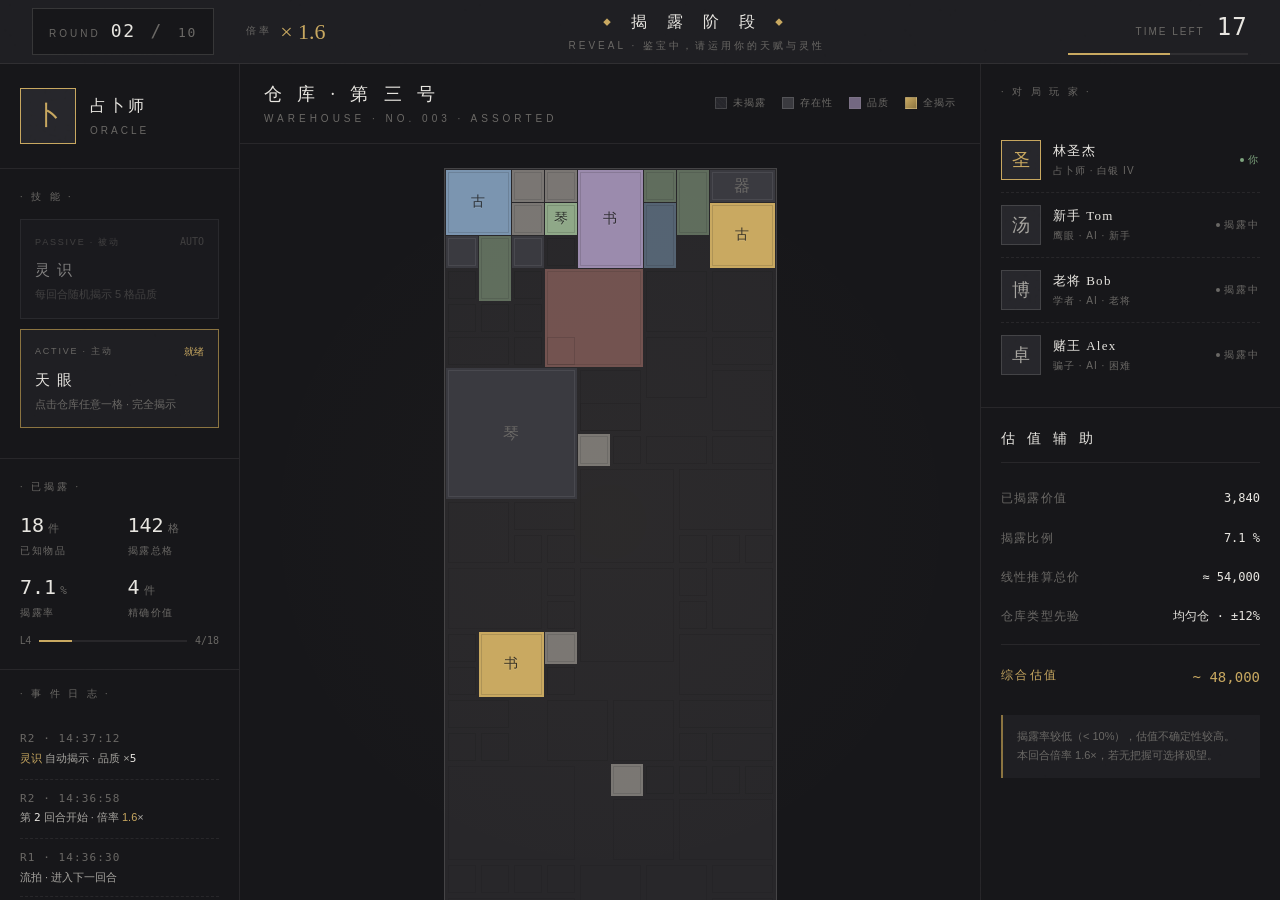
<file: doc/ui/04_auction_reveal.html>
<!DOCTYPE html>
<html lang="zh-CN">
<head>
<meta charset="UTF-8">
<title>拍卖房 · 揭露阶段</title>
<link rel="stylesheet" href="assets/style.css">
<style>
  .auction-stage {
    width: 100vw;
    height: 100vh;
    display: flex;
    flex-direction: column;
    background: var(--bg-base);
    overflow: hidden;
  }

  /* 顶栏 */
  .auction-top {
    height: 64px;
    padding: 0 32px;
    display: flex;
    align-items: center;
    justify-content: space-between;
    border-bottom: 1px solid var(--border-light);
    background: var(--bg-surface);
  }

  .round-info {
    display: flex;
    align-items: center;
    gap: 32px;
  }
  .round-pill {
    display: flex;
    align-items: baseline;
    gap: 10px;
    padding: 8px 16px;
    border: 1px solid var(--border-medium);
    background: var(--bg-base);
  }
  .round-pill .label {
    font-size: 10px;
    letter-spacing: 0.3em;
    color: var(--text-tertiary);
  }
  .round-pill .value {
    font-family: var(--font-mono);
    font-size: 18px;
    color: var(--text-primary);
    letter-spacing: 0.1em;
  }
  .round-pill .divider-inline {
    color: var(--text-tertiary);
    margin: 0 2px;
  }
  .round-pill .max {
    color: var(--text-tertiary);
    font-size: 13px;
  }

  .multiplier-box {
    display: flex;
    align-items: center;
    gap: 8px;
  }
  .multiplier-box .mlabel {
    font-size: 10px;
    color: var(--text-tertiary);
    letter-spacing: 0.3em;
  }
  .multiplier-box .mvalue {
    font-family: var(--font-serif);
    font-size: 22px;
    color: var(--accent-gold);
    font-weight: 300;
  }

  .phase-center {
    display: flex;
    flex-direction: column;
    align-items: center;
    gap: 4px;
  }
  .phase-name {
    font-family: var(--font-serif);
    font-size: 16px;
    letter-spacing: 0.5em;
    color: var(--text-primary);
  }
  .phase-name::before {
    content: "◆";
    font-size: 8px;
    color: var(--accent-gold);
    margin-right: 12px;
    vertical-align: middle;
  }
  .phase-name::after {
    content: "◆";
    font-size: 8px;
    color: var(--accent-gold);
    margin-left: 12px;
    vertical-align: middle;
  }
  .phase-hint {
    font-size: 10px;
    color: var(--text-tertiary);
    letter-spacing: 0.3em;
  }

  .top-right {
    display: flex;
    align-items: center;
    gap: 24px;
  }
  .countdown-linear {
    display: flex;
    flex-direction: column;
    align-items: flex-end;
    gap: 6px;
    min-width: 180px;
  }
  .countdown-linear .cd-row {
    display: flex;
    align-items: baseline;
    gap: 12px;
  }
  .countdown-linear .cd-label {
    font-size: 10px;
    letter-spacing: 0.2em;
    color: var(--text-tertiary);
  }
  .countdown-linear .cd-num {
    font-family: var(--font-mono);
    font-size: 24px;
    color: var(--text-primary);
    letter-spacing: 0.05em;
  }
  .countdown-linear .cd-num.warn {
    color: var(--danger);
  }
  .countdown-linear .cd-bar {
    width: 180px;
    height: 2px;
    background: var(--border-light);
    position: relative;
  }
  .countdown-linear .cd-bar .fill {
    position: absolute;
    left: 0;
    top: 0;
    bottom: 0;
    width: 65%;
    background: var(--accent-gold);
    transition: width 1s linear;
  }

  /* 主体三栏 */
  .auction-body {
    flex: 1;
    display: grid;
    grid-template-columns: 240px 1fr 300px;
    overflow: hidden;
  }

  /* === 左栏：英雄 + 技能 + 已揭露统计 === */
  .left-col {
    border-right: 1px solid var(--border-light);
    display: flex;
    flex-direction: column;
    overflow: hidden;
  }

  .hero-mini {
    padding: 24px 20px;
    border-bottom: 1px solid var(--border-light);
    display: flex;
    align-items: center;
    gap: 14px;
  }
  .hero-mini-portrait {
    width: 56px;
    height: 56px;
    background: var(--bg-elevated);
    border: 1px solid var(--accent-gold);
    display: flex;
    align-items: center;
    justify-content: center;
    font-family: var(--font-serif);
    font-size: 26px;
    color: var(--accent-gold);
    font-weight: 200;
  }
  .hero-mini-info .hm-name {
    font-family: var(--font-serif);
    font-size: 16px;
    letter-spacing: 0.2em;
    margin-bottom: 4px;
  }
  .hero-mini-info .hm-title {
    font-size: 10px;
    color: var(--text-tertiary);
    letter-spacing: 0.3em;
  }

  .col-section {
    padding: 20px;
    border-bottom: 1px solid var(--border-light);
  }
  .col-label {
    font-size: 10px;
    letter-spacing: 0.3em;
    color: var(--text-tertiary);
    margin-bottom: 14px;
    font-family: var(--font-serif);
  }

  /* 技能卡 */
  .skill-slot {
    padding: 14px 14px;
    border: 1px solid var(--border-medium);
    margin-bottom: 10px;
    cursor: pointer;
    transition: all var(--dur-base) var(--ease);
    background: var(--bg-surface);
  }
  .skill-slot:hover {
    border-color: var(--accent-gold);
  }
  .skill-slot.ready {
    border-color: var(--accent-gold-dim);
  }
  .skill-slot.cd {
    opacity: 0.5;
    cursor: not-allowed;
  }
  .skill-slot .s-head {
    display: flex;
    justify-content: space-between;
    align-items: center;
    margin-bottom: 8px;
  }
  .skill-slot .s-type {
    font-size: 9px;
    letter-spacing: 0.2em;
    color: var(--text-tertiary);
  }
  .skill-slot .s-cd {
    font-family: var(--font-mono);
    font-size: 10px;
    color: var(--accent-gold);
  }
  .skill-slot .s-cd.active {
    color: var(--text-tertiary);
  }
  .skill-slot .s-name {
    font-family: var(--font-serif);
    font-size: 15px;
    letter-spacing: 0.1em;
    margin-bottom: 4px;
  }
  .skill-slot .s-desc {
    font-size: 11px;
    color: var(--text-tertiary);
    line-height: 1.6;
  }

  /* 揭露统计 */
  .reveal-stat {
    display: grid;
    grid-template-columns: repeat(2, 1fr);
    gap: 12px 16px;
  }
  .stat-item .sv {
    font-family: var(--font-mono);
    font-size: 20px;
    color: var(--text-primary);
    margin-bottom: 2px;
  }
  .stat-item .sv .unit {
    font-size: 11px;
    color: var(--text-tertiary);
    margin-left: 4px;
  }
  .stat-item .sl {
    font-size: 10px;
    color: var(--text-tertiary);
    letter-spacing: 0.15em;
  }
  .progress-row {
    margin-top: 12px;
    display: flex;
    align-items: center;
    gap: 8px;
    font-size: 10px;
    color: var(--text-tertiary);
  }
  .progress-bar {
    flex: 1;
    height: 2px;
    background: var(--border-light);
    position: relative;
  }
  .progress-bar .pb-fill {
    height: 100%;
    background: var(--accent-gold);
  }

  /* 日志栏 */
  .log-area {
    flex: 1;
    padding: 16px 20px;
    overflow-y: auto;
  }
  .log-area .col-label {
    position: sticky;
    top: 0;
    background: var(--bg-base);
    padding-bottom: 8px;
    margin: 0 -20px 10px;
    padding-left: 20px;
    padding-right: 20px;
    z-index: 1;
  }
  .log-item {
    padding: 10px 0;
    border-bottom: 1px dashed var(--border-light);
    font-size: 11px;
    line-height: 1.7;
  }
  .log-item .t {
    font-family: var(--font-mono);
    color: var(--text-tertiary);
    letter-spacing: 0.1em;
  }
  .log-item .msg {
    color: var(--text-secondary);
  }
  .log-item .msg .hl { color: var(--accent-gold); }
  .log-item .msg .num { color: var(--text-primary); }

  /* === 中央：仓库面板 === */
  .center-col {
    display: flex;
    flex-direction: column;
    overflow: hidden;
    position: relative;
  }

  .warehouse-head {
    padding: 16px 24px;
    display: flex;
    justify-content: space-between;
    align-items: center;
    border-bottom: 1px solid var(--border-light);
  }
  .wh-title {
    display: flex;
    flex-direction: column;
    gap: 2px;
  }
  .wh-title .wh-cn {
    font-family: var(--font-serif);
    font-size: 18px;
    letter-spacing: 0.3em;
    color: var(--text-primary);
  }
  .wh-title .wh-en {
    font-size: 10px;
    letter-spacing: 0.4em;
    color: var(--text-tertiary);
  }

  .wh-legend {
    display: flex;
    gap: 16px;
    align-items: center;
    font-size: 10px;
    color: var(--text-tertiary);
    letter-spacing: 0.1em;
  }
  .legend-item {
    display: flex;
    align-items: center;
    gap: 6px;
  }
  .legend-box {
    width: 12px;
    height: 12px;
    border: 1px solid var(--border-medium);
  }
  .legend-box.unrevealed {
    background: var(--bg-elevated);
    background-image: repeating-linear-gradient(45deg, rgba(255,255,255,0.02) 0, rgba(255,255,255,0.02) 1px, transparent 1px, transparent 4px);
  }
  .legend-box.existence { background: #3a3a3f; }
  .legend-box.quality-sample {
    background: var(--quality-purple);
    opacity: 0.7;
  }
  .legend-box.full-sample {
    background: linear-gradient(135deg, var(--quality-yellow), var(--accent-gold-dim));
  }

  /* 仓库主体 */
  .warehouse-scroll {
    flex: 1;
    overflow-y: auto;
    overflow-x: hidden;
    padding: 24px;
    background:
      radial-gradient(ellipse at center, rgba(201,169,97,0.02), transparent 70%),
      var(--bg-base);
  }

  .warehouse-grid {
    display: grid;
    grid-template-columns: repeat(10, 32px);
    grid-auto-rows: 32px;
    gap: 1px;
    margin: 0 auto;
    width: max-content;
    background: var(--border-light);
    padding: 1px;
    border: 1px solid var(--border-medium);
  }

  .wh-cell {
    background: var(--bg-elevated);
    background-image: repeating-linear-gradient(45deg, rgba(255,255,255,0.015) 0, rgba(255,255,255,0.015) 1px, transparent 1px, transparent 4px);
    position: relative;
    cursor: pointer;
    transition: all var(--dur-fast) var(--ease);
  }
  .wh-cell:hover {
    background-color: #33333a;
    z-index: 2;
    outline: 1px solid var(--accent-gold);
  }

  /* 物品格：大件物品跨多格 */
  .wh-item {
    position: relative;
    display: flex;
    align-items: center;
    justify-content: center;
    overflow: hidden;
    font-family: var(--font-serif);
    font-weight: 300;
    color: var(--text-primary);
  }

  /* L1 存在性 */
  .wh-item.level-1 {
    background-color: #3a3a40;
    background-image: none;
  }
  .wh-item.level-1 .icon { opacity: 0; }

  /* L2 类别（灰色图标） */
  .wh-item.level-2 {
    background-color: #3a3a40;
    background-image: none;
  }
  .wh-item.level-2 .icon {
    color: var(--text-tertiary);
    font-size: 16px;
  }

  /* L3 品质（纯色） */
  .wh-item.level-3.q-white  { background: var(--quality-white); }
  .wh-item.level-3.q-green  { background: var(--quality-green); }
  .wh-item.level-3.q-blue   { background: var(--quality-blue); }
  .wh-item.level-3.q-purple { background: var(--quality-purple); }
  .wh-item.level-3.q-yellow { background: var(--quality-yellow); }
  .wh-item.level-3.q-red    { background: var(--quality-red); }
  .wh-item.level-3 .icon { opacity: 0; }
  .wh-item.level-3 {
    background-image: none;
    opacity: 0.55;
  }

  /* L4 全揭示 */
  .wh-item.level-4 {
    background-image: none;
  }
  .wh-item.level-4.q-white  { background: var(--quality-white); }
  .wh-item.level-4.q-green  { background: var(--quality-green); }
  .wh-item.level-4.q-blue   { background: var(--quality-blue); }
  .wh-item.level-4.q-purple { background: var(--quality-purple); }
  .wh-item.level-4.q-yellow { background: var(--quality-yellow); }
  .wh-item.level-4.q-red    { background: var(--quality-red); }
  .wh-item.level-4 .icon {
    color: rgba(20, 20, 20, 0.8);
    font-size: 14px;
    text-shadow: 0 1px 0 rgba(255,255,255,0.15);
  }

  /* 物品尺寸（span） */
  .wh-item.s-1x1 { grid-column: span 1; grid-row: span 1; }
  .wh-item.s-1x2 { grid-column: span 1; grid-row: span 2; }
  .wh-item.s-2x1 { grid-column: span 2; grid-row: span 1; }
  .wh-item.s-2x2 { grid-column: span 2; grid-row: span 2; }
  .wh-item.s-2x3 { grid-column: span 2; grid-row: span 3; }
  .wh-item.s-3x2 { grid-column: span 3; grid-row: span 2; }
  .wh-item.s-3x3 { grid-column: span 3; grid-row: span 3; }
  .wh-item.s-4x3 { grid-column: span 4; grid-row: span 3; }
  .wh-item.s-3x4 { grid-column: span 3; grid-row: span 4; }
  .wh-item.s-4x4 { grid-column: span 4; grid-row: span 4; }

  /* 角标 */
  .wh-item::after {
    content: "";
    position: absolute;
    top: 2px;
    left: 2px;
    right: 2px;
    bottom: 2px;
    border: 1px solid rgba(20,20,20,0.15);
    pointer-events: none;
  }
  .wh-item.level-1::after,
  .wh-item.level-2::after {
    border-color: rgba(255,255,255,0.08);
  }

  /* tooltip */
  .wh-tooltip {
    position: absolute;
    background: var(--bg-overlay);
    border: 1px solid var(--accent-gold);
    padding: 10px 14px;
    pointer-events: none;
    z-index: 100;
    min-width: 180px;
    opacity: 0;
    transform: translateY(4px);
    transition: all var(--dur-fast) var(--ease);
    font-size: 11px;
  }
  .wh-tooltip.show {
    opacity: 1;
    transform: translateY(0);
  }
  .wh-tooltip .t-name {
    font-family: var(--font-serif);
    font-size: 14px;
    color: var(--text-primary);
    margin-bottom: 6px;
    letter-spacing: 0.1em;
  }
  .wh-tooltip .t-row {
    display: flex;
    justify-content: space-between;
    margin: 3px 0;
    color: var(--text-tertiary);
  }
  .wh-tooltip .t-row .v { color: var(--text-secondary); font-family: var(--font-mono); }
  .wh-tooltip .t-row .v.gold { color: var(--accent-gold); }
  .wh-tooltip .t-row .v.quality-purple { color: var(--quality-purple); }

  /* === 右栏：其他玩家 & 信息汇总 === */
  .right-col {
    border-left: 1px solid var(--border-light);
    display: flex;
    flex-direction: column;
    overflow: hidden;
  }

  .players-area {
    padding: 20px;
    border-bottom: 1px solid var(--border-light);
  }
  .player-row {
    display: flex;
    align-items: center;
    gap: 12px;
    padding: 12px 0;
    border-bottom: 1px dashed var(--border-light);
  }
  .player-row:last-child { border-bottom: none; }
  .pr-avatar {
    width: 40px;
    height: 40px;
    background: var(--bg-elevated);
    border: 1px solid var(--border-medium);
    display: flex;
    align-items: center;
    justify-content: center;
    font-family: var(--font-serif);
    font-size: 18px;
    color: var(--text-secondary);
    font-weight: 300;
  }
  .pr-info {
    flex: 1;
    min-width: 0;
  }
  .pr-name {
    font-size: 13px;
    margin-bottom: 2px;
    font-family: var(--font-serif);
    letter-spacing: 0.1em;
  }
  .pr-hero {
    font-size: 10px;
    color: var(--text-tertiary);
    letter-spacing: 0.1em;
  }
  .pr-status {
    text-align: right;
    font-size: 10px;
    letter-spacing: 0.2em;
  }
  .pr-status.thinking {
    color: var(--text-tertiary);
  }
  .pr-status.ready {
    color: var(--success);
  }
  .pr-status .dot {
    display: inline-block;
    width: 4px;
    height: 4px;
    border-radius: 50%;
    background: currentColor;
    margin-right: 4px;
    animation: pulse 1.6s infinite;
    vertical-align: middle;
  }

  /* 估值辅助 */
  .estimate-area {
    padding: 20px;
    flex: 1;
    overflow-y: auto;
  }
  .estimate-title {
    font-family: var(--font-serif);
    font-size: 14px;
    letter-spacing: 0.3em;
    margin-bottom: 16px;
    color: var(--text-primary);
    padding-bottom: 12px;
    border-bottom: 1px solid var(--border-light);
  }
  .est-row {
    display: flex;
    justify-content: space-between;
    padding: 10px 0;
    font-size: 12px;
  }
  .est-row .k {
    color: var(--text-tertiary);
    letter-spacing: 0.1em;
  }
  .est-row .v {
    font-family: var(--font-mono);
    color: var(--text-primary);
  }
  .est-row .v.gold {
    color: var(--accent-gold);
    font-size: 14px;
  }

  .est-hint {
    margin-top: 16px;
    padding: 12px 14px;
    background: var(--bg-surface);
    border-left: 2px solid var(--accent-gold-dim);
    font-size: 11px;
    color: var(--text-tertiary);
    line-height: 1.8;
  }

  /* 阶段提示横幅 */
  .phase-banner {
    position: absolute;
    top: 50%;
    left: 50%;
    transform: translate(-50%, -50%);
    z-index: 50;
    pointer-events: none;
    text-align: center;
    animation: fadeIn 0.8s var(--ease);
  }
  .phase-banner .pb-main {
    font-family: var(--font-serif);
    font-size: 64px;
    color: var(--accent-gold);
    letter-spacing: 0.5em;
    font-weight: 200;
    opacity: 0;
  }

  /* 大图标字符（仅装饰） */
  .wh-item .icon {
    user-select: none;
  }
</style>
</head>
<body>

<div class="auction-stage noise">

  <!-- 顶栏 -->
  <div class="auction-top">
    <div class="round-info">
      <div class="round-pill">
        <span class="label">ROUND</span>
        <span class="value">02 <span class="divider-inline">/</span> <span class="max">10</span></span>
      </div>
      <div class="multiplier-box">
        <span class="mlabel">倍率</span>
        <span class="mvalue">× 1.6</span>
      </div>
    </div>

    <div class="phase-center">
      <div class="phase-name">揭 露 阶 段</div>
      <div class="phase-hint">REVEAL · 鉴宝中，请运用你的天赋与灵性</div>
    </div>

    <div class="top-right">
      <div class="countdown-linear">
        <div class="cd-row">
          <span class="cd-label">TIME LEFT</span>
          <span class="cd-num" id="cd-num">19</span>
        </div>
        <div class="cd-bar"><div class="fill" id="cd-fill"></div></div>
      </div>
    </div>
  </div>

  <!-- 主体 -->
  <div class="auction-body">

    <!-- 左栏 -->
    <div class="left-col">
      <div class="hero-mini">
        <div class="hero-mini-portrait">卜</div>
        <div class="hero-mini-info">
          <div class="hm-name">占卜师</div>
          <div class="hm-title">ORACLE</div>
        </div>
      </div>

      <div class="col-section">
        <div class="col-label">· 技 能 ·</div>
        <div class="skill-slot cd">
          <div class="s-head">
            <span class="s-type">PASSIVE · 被动</span>
            <span class="s-cd active">AUTO</span>
          </div>
          <div class="s-name">灵 识</div>
          <div class="s-desc">每回合随机揭示 5 格品质</div>
        </div>
        <div class="skill-slot ready">
          <div class="s-head">
            <span class="s-type">ACTIVE · 主动</span>
            <span class="s-cd">就绪</span>
          </div>
          <div class="s-name">天 眼</div>
          <div class="s-desc">点击仓库任意一格 · 完全揭示</div>
        </div>
      </div>

      <div class="col-section">
        <div class="col-label">· 已揭露 ·</div>
        <div class="reveal-stat">
          <div class="stat-item">
            <div class="sv">18<span class="unit">件</span></div>
            <div class="sl">已知物品</div>
          </div>
          <div class="stat-item">
            <div class="sv">142<span class="unit">格</span></div>
            <div class="sl">揭露总格</div>
          </div>
          <div class="stat-item">
            <div class="sv">7.1<span class="unit">%</span></div>
            <div class="sl">揭露率</div>
          </div>
          <div class="stat-item">
            <div class="sv">4<span class="unit">件</span></div>
            <div class="sl">精确价值</div>
          </div>
        </div>
        <div class="progress-row">
          <span>L4</span>
          <div class="progress-bar"><div class="pb-fill" style="width:22%;"></div></div>
          <span class="num">4/18</span>
        </div>
      </div>

      <div class="log-area">
        <div class="col-label">· 事 件 日 志 ·</div>

        <div class="log-item">
          <div class="t">R2 · 14:37:12</div>
          <div class="msg"><span class="hl">灵识</span> 自动揭示 · 品质 ×<span class="num">5</span></div>
        </div>
        <div class="log-item">
          <div class="t">R2 · 14:36:58</div>
          <div class="msg">第 <span class="num">2</span> 回合开始 · 倍率 <span class="hl">1.6</span>×</div>
        </div>
        <div class="log-item">
          <div class="t">R1 · 14:36:30</div>
          <div class="msg">流拍 · 进入下一回合</div>
        </div>
        <div class="log-item">
          <div class="t">R1 · 14:35:50</div>
          <div class="msg">你出价 <span class="num">4,200</span> · 最高出价 <span class="num">6,800</span></div>
        </div>
        <div class="log-item">
          <div class="t">R1 · 14:35:15</div>
          <div class="msg"><span class="hl">天眼</span> 释放 · 揭示格 (47, 6)</div>
        </div>
        <div class="log-item">
          <div class="t">R1 · 14:34:40</div>
          <div class="msg">进入拍卖房</div>
        </div>
      </div>
    </div>

    <!-- 中央：仓库 -->
    <div class="center-col">
      <div class="warehouse-head">
        <div class="wh-title">
          <div class="wh-cn">仓 库 · 第 三 号</div>
          <div class="wh-en">WAREHOUSE · NO. 003 · ASSORTED</div>
        </div>
        <div class="wh-legend">
          <div class="legend-item">
            <div class="legend-box unrevealed"></div>
            <span>未揭露</span>
          </div>
          <div class="legend-item">
            <div class="legend-box existence"></div>
            <span>存在性</span>
          </div>
          <div class="legend-item">
            <div class="legend-box quality-sample"></div>
            <span>品质</span>
          </div>
          <div class="legend-item">
            <div class="legend-box full-sample"></div>
            <span>全揭示</span>
          </div>
        </div>
      </div>

      <div class="warehouse-scroll" id="whScroll">
        <div class="warehouse-grid" id="whGrid"></div>
      </div>

      <!-- Tooltip -->
      <div class="wh-tooltip" id="whTooltip">
        <div class="t-name">未 知 区 域</div>
        <div class="t-row"><span>状态</span><span class="v">未揭露</span></div>
        <div class="t-row"><span>位置</span><span class="v">(-, -)</span></div>
      </div>
    </div>

    <!-- 右栏 -->
    <div class="right-col">
      <div class="players-area">
        <div class="col-label" style="padding:0 0 14px;">· 对 局 玩 家 ·</div>

        <div class="player-row">
          <div class="pr-avatar" style="border-color:var(--accent-gold); color:var(--accent-gold);">圣</div>
          <div class="pr-info">
            <div class="pr-name">林圣杰</div>
            <div class="pr-hero">占卜师 · 白银 IV</div>
          </div>
          <div class="pr-status ready"><span class="dot"></span>你</div>
        </div>

        <div class="player-row">
          <div class="pr-avatar">汤</div>
          <div class="pr-info">
            <div class="pr-name">新手 Tom</div>
            <div class="pr-hero">鹰眼 · AI · 新手</div>
          </div>
          <div class="pr-status thinking"><span class="dot"></span>揭露中</div>
        </div>

        <div class="player-row">
          <div class="pr-avatar">博</div>
          <div class="pr-info">
            <div class="pr-name">老将 Bob</div>
            <div class="pr-hero">学者 · AI · 老将</div>
          </div>
          <div class="pr-status thinking"><span class="dot"></span>揭露中</div>
        </div>

        <div class="player-row">
          <div class="pr-avatar">卓</div>
          <div class="pr-info">
            <div class="pr-name">赌王 Alex</div>
            <div class="pr-hero">骗子 · AI · 困难</div>
          </div>
          <div class="pr-status thinking"><span class="dot"></span>揭露中</div>
        </div>
      </div>

      <div class="estimate-area">
        <div class="estimate-title">估 值 辅 助</div>

        <div class="est-row">
          <span class="k">已揭露价值</span>
          <span class="v">3,840</span>
        </div>
        <div class="est-row">
          <span class="k">揭露比例</span>
          <span class="v">7.1 %</span>
        </div>
        <div class="est-row">
          <span class="k">线性推算总价</span>
          <span class="v">≈ 54,000</span>
        </div>
        <div class="est-row">
          <span class="k">仓库类型先验</span>
          <span class="v">均匀仓 · ±12%</span>
        </div>
        <div style="height: 12px; border-top: 1px solid var(--border-light); margin-top: 8px;"></div>
        <div class="est-row">
          <span class="k" style="color:var(--accent-gold); letter-spacing: 0.2em;">综合估值</span>
          <span class="v gold">~ 48,000</span>
        </div>

        <div class="est-hint">
          揭露率较低（&lt; 10%），估值不确定性较高。<br>
          本回合倍率 1.6×，若无把握可选择观望。
        </div>
      </div>
    </div>

  </div>
</div>

<script>
  // ============= 生成仓库数据 =============
  // 简化版：展示前 50 行 × 10 列 = 500 格（足够演示效果）
  // 正式版 200 行会太长，这里演示用
  const ROWS = 50;
  const COLS = 10;

  // 预设一些物品（紧密填充）
  // 格式: { row, col, w, h, quality, level, name, value }
  const items = [];

  function addItem(r, c, w, h, quality, level, name, value) {
    items.push({ r, c, w, h, quality, level, name, value });
  }

  // 样本物品配置（模拟紧密相邻）
  const sampleItems = [
    // ======== 顶部区域（已揭露较多） ========
    { r: 0, c: 0, w: 2, h: 2, q: 'blue',   l: 4, name: '青花瓷盘',  v: 480 },
    { r: 0, c: 2, w: 1, h: 1, q: 'white',  l: 3, name: '铜钱',      v: '~20' },
    { r: 0, c: 3, w: 1, h: 1, q: 'white',  l: 3, name: '铜钱',      v: '~20' },
    { r: 0, c: 4, w: 2, h: 3, q: 'purple', l: 4, name: '鎏金佛像',  v: 1850 },
    { r: 0, c: 6, w: 1, h: 1, q: 'green',  l: 3, name: '玉佩',      v: '~80' },
    { r: 0, c: 7, w: 1, h: 2, q: 'green',  l: 3, name: '卷轴',      v: '~90' },
    { r: 0, c: 8, w: 2, h: 1, q: 'white',  l: 2, name: '未知类器皿', v: '?'  },
    { r: 1, c: 2, w: 1, h: 1, q: 'white',  l: 3, name: '铜钱',      v: '~20' },
    { r: 1, c: 3, w: 1, h: 1, q: 'green',  l: 4, name: '青玉镯',    v: 95 },
    { r: 1, c: 6, w: 1, h: 2, q: 'blue',   l: 3, name: '未知品',    v: '~350' },
    { r: 1, c: 8, w: 2, h: 2, q: 'yellow', l: 4, name: '唐三彩马',  v: 5200 },
    { r: 2, c: 0, w: 1, h: 1, q: 'white',  l: 1, name: '未知',      v: '?'  },
    { r: 2, c: 1, w: 1, h: 2, q: 'green',  l: 3, name: '古籍',      v: '~110' },
    { r: 2, c: 2, w: 1, h: 1, q: 'white',  l: 1, name: '未知',      v: '?'  },
    { r: 2, c: 3, w: 1, h: 1, q: 'white',  l: 0, name: '',          v: '' },
    { r: 3, c: 0, w: 1, h: 1, q: 'white',  l: 0, name: '',          v: '' },
    { r: 3, c: 2, w: 1, h: 1, q: 'white',  l: 0, name: '',          v: '' },
    { r: 3, c: 3, w: 3, h: 3, q: 'red',    l: 3, name: '未知(红)',  v: '~30000' },
    { r: 3, c: 6, w: 2, h: 2, q: 'purple', l: 0, name: '',          v: '' },
    { r: 3, c: 8, w: 2, h: 2, q: 'blue',   l: 0, name: '',          v: '' },

    // 中间区域（大量未揭露）
    { r: 4, c: 0, w: 1, h: 1, q: 'white',  l: 0, name: '',          v: '' },
    { r: 4, c: 1, w: 1, h: 1, q: 'white',  l: 0, name: '',          v: '' },
    { r: 4, c: 2, w: 1, h: 1, q: 'white',  l: 0, name: '',          v: '' },
    { r: 5, c: 0, w: 2, h: 1, q: 'white',  l: 0, name: '',          v: '' },
    { r: 5, c: 2, w: 1, h: 1, q: 'white',  l: 0, name: '',          v: '' },
    { r: 5, c: 3, w: 1, h: 1, q: 'white',  l: 0, name: '',          v: '' },
    { r: 5, c: 6, w: 2, h: 2, q: 'yellow', l: 0, name: '',          v: '' },
    { r: 5, c: 8, w: 2, h: 1, q: 'white',  l: 0, name: '',          v: '' },
    { r: 6, c: 0, w: 4, h: 4, q: 'purple', l: 2, name: '未知家具',  v: '?'  },
    { r: 6, c: 4, w: 2, h: 2, q: 'blue',   l: 0, name: '',          v: '' },
    { r: 6, c: 8, w: 2, h: 2, q: 'green',  l: 0, name: '',          v: '' },
    { r: 7, c: 4, w: 2, h: 1, q: 'white',  l: 0, name: '',          v: '' },
    { r: 8, c: 4, w: 1, h: 1, q: 'white',  l: 3, name: '玉石',      v: '~30' },
    { r: 8, c: 5, w: 1, h: 1, q: 'white',  l: 0, name: '',          v: '' },
    { r: 8, c: 6, w: 2, h: 1, q: 'white',  l: 0, name: '',          v: '' },
    { r: 8, c: 8, w: 2, h: 1, q: 'white',  l: 0, name: '',          v: '' },
    { r: 9, c: 4, w: 3, h: 3, q: 'green',  l: 0, name: '',          v: '' },
    { r: 9, c: 7, w: 3, h: 2, q: 'blue',   l: 0, name: '',          v: '' },
    { r: 10, c: 0, w: 2, h: 2, q: 'white', l: 0, name: '',          v: '' },
    { r: 10, c: 2, w: 2, h: 1, q: 'white', l: 0, name: '',          v: '' },
    { r: 11, c: 2, w: 1, h: 1, q: 'white', l: 0, name: '',          v: '' },
    { r: 11, c: 3, w: 1, h: 1, q: 'white', l: 0, name: '',          v: '' },
    { r: 11, c: 7, w: 1, h: 1, q: 'white', l: 0, name: '',          v: '' },
    { r: 11, c: 8, w: 1, h: 1, q: 'white', l: 0, name: '',          v: '' },
    { r: 11, c: 9, w: 1, h: 1, q: 'white', l: 0, name: '',          v: '' },
    { r: 12, c: 0, w: 3, h: 2, q: 'red',   l: 0, name: '',          v: '' },
    { r: 12, c: 3, w: 1, h: 1, q: 'white', l: 0, name: '',          v: '' },
    { r: 12, c: 4, w: 3, h: 3, q: 'purple',l: 0, name: '',          v: '' },
    { r: 12, c: 7, w: 1, h: 1, q: 'white', l: 0, name: '',          v: '' },
    { r: 12, c: 8, w: 2, h: 2, q: 'green', l: 0, name: '',          v: '' },
    { r: 13, c: 3, w: 1, h: 1, q: 'white', l: 0, name: '',          v: '' },
    { r: 13, c: 7, w: 1, h: 1, q: 'white', l: 0, name: '',          v: '' },
    { r: 14, c: 0, w: 1, h: 1, q: 'white', l: 0, name: '',          v: '' },
    { r: 14, c: 1, w: 2, h: 2, q: 'yellow',l: 4, name: '明青花瓶',  v: 8800 },
    { r: 14, c: 3, w: 1, h: 1, q: 'white', l: 3, name: '瓷片',      v: '~15' },
    { r: 14, c: 7, w: 3, h: 2, q: 'blue',  l: 0, name: '',          v: '' },
    { r: 15, c: 0, w: 1, h: 1, q: 'white', l: 0, name: '',          v: '' },
    { r: 15, c: 3, w: 1, h: 1, q: 'white', l: 0, name: '',          v: '' },
    { r: 16, c: 0, w: 2, h: 1, q: 'white', l: 0, name: '',          v: '' },
    { r: 16, c: 3, w: 2, h: 2, q: 'green', l: 0, name: '',          v: '' },
    { r: 16, c: 5, w: 2, h: 2, q: 'white', l: 0, name: '',          v: '' },
    { r: 16, c: 7, w: 3, h: 1, q: 'white', l: 0, name: '',          v: '' },
    { r: 17, c: 0, w: 1, h: 1, q: 'white', l: 0, name: '',          v: '' },
    { r: 17, c: 1, w: 1, h: 1, q: 'white', l: 0, name: '',          v: '' },
    { r: 17, c: 7, w: 1, h: 1, q: 'white', l: 0, name: '',          v: '' },
    { r: 17, c: 8, w: 2, h: 1, q: 'white', l: 0, name: '',          v: '' },
    { r: 18, c: 0, w: 4, h: 3, q: 'purple',l: 0, name: '',          v: '' },
    { r: 18, c: 5, w: 1, h: 1, q: 'white', l: 3, name: '药瓶',      v: '~12' },
    { r: 18, c: 6, w: 1, h: 1, q: 'white', l: 0, name: '',          v: '' },
    { r: 18, c: 7, w: 1, h: 1, q: 'white', l: 0, name: '',          v: '' },
    { r: 18, c: 8, w: 1, h: 1, q: 'white', l: 0, name: '',          v: '' },
    { r: 18, c: 9, w: 1, h: 1, q: 'white', l: 0, name: '',          v: '' },
    { r: 19, c: 5, w: 2, h: 2, q: 'blue',  l: 0, name: '',          v: '' },
    { r: 19, c: 7, w: 3, h: 2, q: 'green', l: 0, name: '',          v: '' },
    { r: 21, c: 0, w: 1, h: 1, q: 'white', l: 0, name: '',          v: '' },
    { r: 21, c: 1, w: 1, h: 1, q: 'white', l: 0, name: '',          v: '' },
    { r: 21, c: 2, w: 1, h: 1, q: 'white', l: 0, name: '',          v: '' },
    { r: 21, c: 3, w: 1, h: 1, q: 'white', l: 0, name: '',          v: '' },
    { r: 21, c: 4, w: 2, h: 2, q: 'green', l: 0, name: '',          v: '' },
    { r: 21, c: 6, w: 2, h: 3, q: 'purple',l: 0, name: '',          v: '' },
    { r: 21, c: 8, w: 2, h: 1, q: 'white', l: 0, name: '',          v: '' },
    { r: 22, c: 0, w: 4, h: 1, q: 'white', l: 0, name: '',          v: '' },
    { r: 22, c: 8, w: 2, h: 2, q: 'blue',  l: 0, name: '',          v: '' },
    { r: 23, c: 0, w: 1, h: 1, q: 'white', l: 0, name: '',          v: '' },
    { r: 23, c: 1, w: 1, h: 1, q: 'white', l: 0, name: '',          v: '' },
    { r: 23, c: 2, w: 1, h: 1, q: 'white', l: 0, name: '',          v: '' },
    { r: 23, c: 3, w: 1, h: 1, q: 'white', l: 0, name: '',          v: '' },
    { r: 24, c: 0, w: 2, h: 2, q: 'red',   l: 0, name: '',          v: '' },
    { r: 24, c: 2, w: 2, h: 1, q: 'white', l: 0, name: '',          v: '' },
    { r: 24, c: 4, w: 2, h: 2, q: 'yellow',l: 0, name: '',          v: '' },
    { r: 24, c: 6, w: 1, h: 1, q: 'white', l: 0, name: '',          v: '' },
    { r: 24, c: 7, w: 1, h: 1, q: 'white', l: 0, name: '',          v: '' },
    { r: 25, c: 2, w: 1, h: 1, q: 'white', l: 0, name: '',          v: '' },
    { r: 25, c: 3, w: 1, h: 1, q: 'white', l: 0, name: '',          v: '' },
    { r: 25, c: 6, w: 1, h: 1, q: 'white', l: 0, name: '',          v: '' },
    { r: 25, c: 7, w: 1, h: 1, q: 'white', l: 0, name: '',          v: '' },
    { r: 25, c: 8, w: 2, h: 2, q: 'green', l: 0, name: '',          v: '' },
    { r: 26, c: 0, w: 3, h: 3, q: 'purple',l: 0, name: '',          v: '' },
    { r: 26, c: 3, w: 2, h: 1, q: 'white', l: 0, name: '',          v: '' },
    { r: 26, c: 5, w: 3, h: 2, q: 'blue',  l: 0, name: '',          v: '' },
    { r: 27, c: 3, w: 1, h: 1, q: 'white', l: 0, name: '',          v: '' },
    { r: 27, c: 4, w: 1, h: 1, q: 'white', l: 0, name: '',          v: '' },
    { r: 28, c: 3, w: 3, h: 2, q: 'green', l: 0, name: '',          v: '' },
    { r: 28, c: 6, w: 1, h: 1, q: 'white', l: 0, name: '',          v: '' },
    { r: 28, c: 7, w: 1, h: 1, q: 'white', l: 0, name: '',          v: '' },
    { r: 28, c: 8, w: 2, h: 2, q: 'yellow',l: 0, name: '',          v: '' },
    { r: 29, c: 0, w: 1, h: 1, q: 'white', l: 0, name: '',          v: '' },
    { r: 29, c: 1, w: 1, h: 1, q: 'white', l: 0, name: '',          v: '' },
    { r: 29, c: 2, w: 1, h: 1, q: 'white', l: 0, name: '',          v: '' },
    { r: 29, c: 6, w: 2, h: 2, q: 'white', l: 0, name: '',          v: '' },
    { r: 30, c: 0, w: 2, h: 2, q: 'blue',  l: 0, name: '',          v: '' },
    { r: 30, c: 2, w: 1, h: 1, q: 'white', l: 0, name: '',          v: '' },
    { r: 30, c: 3, w: 2, h: 2, q: 'white', l: 0, name: '',          v: '' },
    { r: 30, c: 5, w: 1, h: 1, q: 'white', l: 0, name: '',          v: '' },
    { r: 30, c: 8, w: 2, h: 1, q: 'white', l: 0, name: '',          v: '' },
    { r: 31, c: 2, w: 1, h: 1, q: 'white', l: 0, name: '',          v: '' },
    { r: 31, c: 5, w: 1, h: 1, q: 'white', l: 0, name: '',          v: '' },
    { r: 31, c: 8, w: 1, h: 1, q: 'white', l: 0, name: '',          v: '' },
    { r: 31, c: 9, w: 1, h: 1, q: 'white', l: 0, name: '',          v: '' },
    { r: 32, c: 0, w: 4, h: 3, q: 'red',   l: 0, name: '',          v: '' },
    { r: 32, c: 4, w: 3, h: 2, q: 'green', l: 0, name: '',          v: '' },
    { r: 32, c: 7, w: 3, h: 3, q: 'purple',l: 0, name: '',          v: '' },
    { r: 34, c: 4, w: 1, h: 1, q: 'white', l: 0, name: '',          v: '' },
    { r: 34, c: 5, w: 1, h: 1, q: 'white', l: 0, name: '',          v: '' },
    { r: 34, c: 6, w: 1, h: 1, q: 'white', l: 0, name: '',          v: '' },
    { r: 35, c: 0, w: 2, h: 2, q: 'green', l: 0, name: '',          v: '' },
    { r: 35, c: 2, w: 2, h: 1, q: 'white', l: 0, name: '',          v: '' },
    { r: 35, c: 4, w: 3, h: 3, q: 'yellow',l: 0, name: '',          v: '' },
    { r: 35, c: 7, w: 1, h: 1, q: 'white', l: 0, name: '',          v: '' },
    { r: 35, c: 8, w: 2, h: 2, q: 'blue',  l: 0, name: '',          v: '' },
    { r: 36, c: 2, w: 1, h: 1, q: 'white', l: 0, name: '',          v: '' },
    { r: 36, c: 3, w: 1, h: 1, q: 'white', l: 0, name: '',          v: '' },
    { r: 36, c: 7, w: 1, h: 1, q: 'white', l: 0, name: '',          v: '' },
    { r: 37, c: 0, w: 1, h: 1, q: 'white', l: 0, name: '',          v: '' },
    { r: 37, c: 1, w: 1, h: 1, q: 'white', l: 0, name: '',          v: '' },
    { r: 37, c: 2, w: 2, h: 2, q: 'purple',l: 0, name: '',          v: '' },
    { r: 37, c: 7, w: 1, h: 1, q: 'white', l: 0, name: '',          v: '' },
    { r: 38, c: 0, w: 2, h: 1, q: 'white', l: 0, name: '',          v: '' },
    { r: 38, c: 4, w: 1, h: 1, q: 'white', l: 0, name: '',          v: '' },
    { r: 38, c: 5, w: 1, h: 1, q: 'white', l: 0, name: '',          v: '' },
    { r: 38, c: 6, w: 1, h: 1, q: 'white', l: 0, name: '',          v: '' },
    { r: 38, c: 7, w: 1, h: 1, q: 'white', l: 0, name: '',          v: '' },
    { r: 38, c: 8, w: 2, h: 2, q: 'red',   l: 0, name: '',          v: '' },
    { r: 39, c: 0, w: 1, h: 1, q: 'white', l: 0, name: '',          v: '' },
    { r: 39, c: 1, w: 1, h: 1, q: 'white', l: 0, name: '',          v: '' },
    { r: 39, c: 4, w: 2, h: 2, q: 'blue',  l: 0, name: '',          v: '' },
    { r: 39, c: 6, w: 2, h: 2, q: 'green', l: 0, name: '',          v: '' },
    { r: 40, c: 0, w: 4, h: 4, q: 'yellow',l: 0, name: '',          v: '' },
    { r: 40, c: 8, w: 2, h: 1, q: 'white', l: 0, name: '',          v: '' },
    { r: 41, c: 8, w: 2, h: 2, q: 'purple',l: 0, name: '',          v: '' },
    { r: 42, c: 8, w: 1, h: 1, q: 'white', l: 0, name: '',          v: '' },
    { r: 42, c: 9, w: 1, h: 1, q: 'white', l: 0, name: '',          v: '' },
    { r: 43, c: 8, w: 2, h: 2, q: 'green', l: 0, name: '',          v: '' },
    { r: 44, c: 4, w: 3, h: 3, q: 'red',   l: 0, name: '',          v: '' },
    { r: 44, c: 7, w: 1, h: 1, q: 'white', l: 0, name: '',          v: '' },
    { r: 45, c: 7, w: 1, h: 1, q: 'white', l: 0, name: '',          v: '' },
    { r: 45, c: 0, w: 1, h: 1, q: 'white', l: 0, name: '',          v: '' },
    { r: 45, c: 1, w: 1, h: 1, q: 'white', l: 0, name: '',          v: '' },
    { r: 45, c: 2, w: 1, h: 1, q: 'white', l: 0, name: '',          v: '' },
    { r: 45, c: 3, w: 1, h: 1, q: 'white', l: 0, name: '',          v: '' },
    { r: 46, c: 0, w: 2, h: 1, q: 'white', l: 0, name: '',          v: '' },
    { r: 46, c: 7, w: 3, h: 2, q: 'blue',  l: 0, name: '',          v: '' },
    { r: 46, c: 2, w: 2, h: 3, q: 'purple',l: 0, name: '',          v: '' },
    { r: 47, c: 0, w: 1, h: 1, q: 'white', l: 0, name: '',          v: '' },
    { r: 47, c: 1, w: 1, h: 1, q: 'white', l: 0, name: '',          v: '' },
    { r: 48, c: 0, w: 4, h: 2, q: 'green', l: 0, name: '',          v: '' },
    { r: 48, c: 7, w: 1, h: 1, q: 'white', l: 0, name: '',          v: '' },
    { r: 48, c: 8, w: 2, h: 2, q: 'yellow',l: 0, name: '',          v: '' },
    { r: 49, c: 7, w: 1, h: 1, q: 'white', l: 0, name: '',          v: '' },
  ];

  // 渲染
  const grid = document.getElementById('whGrid');
  grid.style.gridTemplateRows = `repeat(${ROWS}, 32px)`;

  // 直接按 grid-area 定位每个物品
  sampleItems.forEach((it, idx) => {
    const el = document.createElement('div');
    el.className = `wh-item s-${it.w}x${it.h} q-${it.q} level-${it.l}`;
    el.style.gridRow = `${it.r + 1} / span ${it.h}`;
    el.style.gridColumn = `${it.c + 1} / span ${it.w}`;
    el.dataset.idx = idx;

    // 只有 L2+ 才显示图标
    let iconChar = '';
    if (it.l >= 2) {
      // 根据尺寸给个装饰文字
      const chars = ['古','玉','瓷','书','珍','宝','器','画','琴','剑'];
      iconChar = chars[idx % chars.length];
    }
    el.innerHTML = `<span class="icon">${iconChar}</span>`;

    // tooltip 事件
    el.addEventListener('mouseenter', e => showTooltip(e, it));
    el.addEventListener('mousemove', e => moveTooltip(e));
    el.addEventListener('mouseleave', hideTooltip);

    grid.appendChild(el);
  });

  // ============= Tooltip =============
  const tooltip = document.getElementById('whTooltip');
  function showTooltip(e, item) {
    const qNames = {white:'白·普通',green:'绿·优良',blue:'蓝·精良',purple:'紫·史诗',yellow:'黄·传说',red:'红·神话'};
    const lNames = ['未揭露','存在性','类别','品质','全揭示'];

    let html = '';
    if (item.l === 0) {
      html = `
        <div class="t-name">未 知 区 域</div>
        <div class="t-row"><span>状态</span><span class="v">尚未揭露</span></div>
        <div class="t-row"><span>位置</span><span class="v">(${item.r + 1}, ${item.c + 1})</span></div>
      `;
    } else if (item.l >= 3) {
      html = `
        <div class="t-name">${item.name || '未命名'}</div>
        <div class="t-row"><span>品质</span><span class="v quality-${item.q}" style="color:var(--quality-${item.q});">${qNames[item.q]}</span></div>
        <div class="t-row"><span>尺寸</span><span class="v">${item.w} × ${item.h}</span></div>
        <div class="t-row"><span>价值</span><span class="v ${item.l === 4 ? 'gold' : ''}">${item.v}</span></div>
        <div class="t-row"><span>揭露层级</span><span class="v">L${item.l} · ${lNames[item.l]}</span></div>
      `;
    } else {
      html = `
        <div class="t-name">${item.name || '未知物品'}</div>
        <div class="t-row"><span>尺寸</span><span class="v">${item.w} × ${item.h}</span></div>
        <div class="t-row"><span>价值</span><span class="v">${item.v || '未知'}</span></div>
        <div class="t-row"><span>揭露层级</span><span class="v">L${item.l} · ${lNames[item.l]}</span></div>
      `;
    }

    tooltip.innerHTML = html;
    tooltip.classList.add('show');
    moveTooltip(e);
  }
  function moveTooltip(e) {
    const pad = 14;
    let x = e.clientX + pad;
    let y = e.clientY + pad;
    const rect = tooltip.getBoundingClientRect();
    if (x + rect.width > window.innerWidth - 20) x = e.clientX - rect.width - pad;
    if (y + rect.height > window.innerHeight - 20) y = e.clientY - rect.height - pad;
    tooltip.style.left = x + 'px';
    tooltip.style.top = y + 'px';
  }
  function hideTooltip() {
    tooltip.classList.remove('show');
  }

  // ============= 倒计时 =============
  let cd = 19;
  const cdNum = document.getElementById('cd-num');
  const cdFill = document.getElementById('cd-fill');
  const cdTotal = 30;
  setInterval(() => {
    cd--;
    if (cd < 0) cd = 30;
    cdNum.textContent = cd;
    if (cd <= 5) cdNum.classList.add('warn'); else cdNum.classList.remove('warn');
    cdFill.style.width = (cd / cdTotal * 100) + '%';
  }, 1000);
</script>

</body>
</html>
</file>
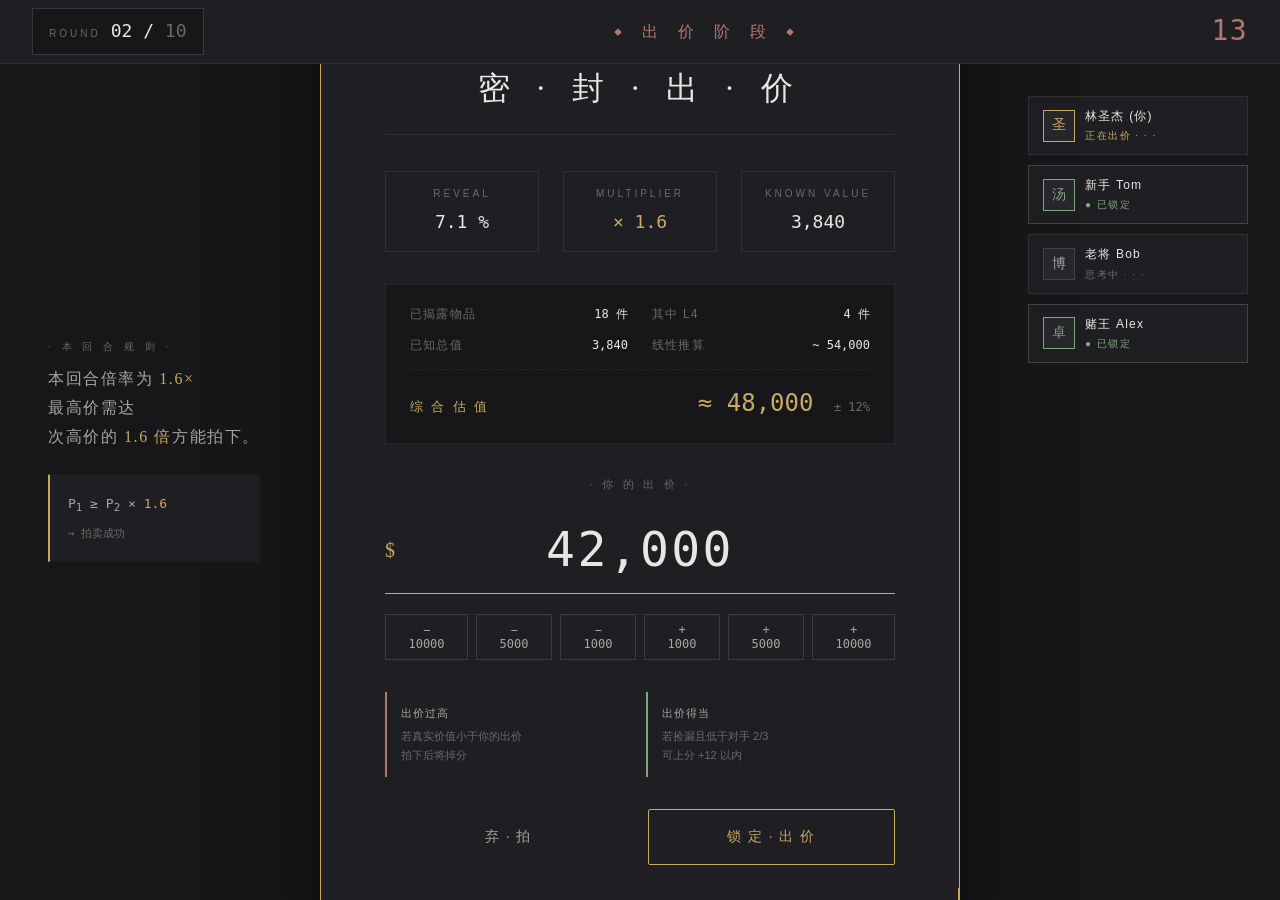
<file: doc/ui/05_auction_bid.html>
<!DOCTYPE html>
<html lang="zh-CN">
<head>
<meta charset="UTF-8">
<title>出价阶段 · Agamemnon</title>
<link rel="stylesheet" href="assets/style.css">
<style>
  .bid-stage {
    width: 100vw;
    height: 100vh;
    background: var(--bg-base);
    display: flex;
    align-items: center;
    justify-content: center;
    position: relative;
    overflow: hidden;
  }

  /* 背景仓库虚影 */
  .bg-warehouse {
    position: absolute;
    inset: 0;
    opacity: 0.18;
    pointer-events: none;
    background:
      radial-gradient(ellipse at center, rgba(201,169,97,0.04), transparent 60%);
    filter: blur(1px);
  }
  .bg-warehouse::before {
    content: "";
    position: absolute;
    inset: 0;
    background-image:
      repeating-linear-gradient(0deg, rgba(255,255,255,0.025) 0, rgba(255,255,255,0.025) 1px, transparent 1px, transparent 32px),
      repeating-linear-gradient(90deg, rgba(255,255,255,0.025) 0, rgba(255,255,255,0.025) 1px, transparent 1px, transparent 32px);
  }

  /* 顶栏（复用） */
  .top-bar {
    position: absolute;
    top: 0;
    left: 0;
    right: 0;
    height: 64px;
    padding: 0 32px;
    display: flex;
    align-items: center;
    justify-content: space-between;
    background: var(--bg-surface);
    border-bottom: 1px solid var(--border-light);
    z-index: 10;
  }
  .round-pill {
    display: flex;
    align-items: baseline;
    gap: 10px;
    padding: 8px 16px;
    border: 1px solid var(--border-medium);
    background: var(--bg-base);
  }
  .round-pill .label {
    font-size: 10px;
    letter-spacing: 0.3em;
    color: var(--text-tertiary);
  }
  .round-pill .value {
    font-family: var(--font-mono);
    font-size: 18px;
    color: var(--text-primary);
  }
  .phase-center {
    font-family: var(--font-serif);
    font-size: 16px;
    letter-spacing: 0.5em;
    color: var(--danger);
  }
  .phase-center::before, .phase-center::after {
    content: "◆";
    font-size: 8px;
    color: var(--danger);
    margin: 0 12px;
    vertical-align: middle;
  }
  .cd-big {
    font-family: var(--font-mono);
    font-size: 28px;
    color: var(--danger);
    letter-spacing: 0.05em;
  }
  .cd-big.warn { animation: blink 0.8s step-end infinite; }

  /* 中央出价面板 */
  .bid-panel {
    width: 640px;
    background: var(--bg-surface);
    border: 1px solid var(--accent-gold);
    padding: 56px 64px;
    position: relative;
    z-index: 5;
    box-shadow: 0 30px 80px rgba(0,0,0,0.5);
  }
  .bid-panel::before, .bid-panel::after {
    content: "";
    position: absolute;
    width: 32px;
    height: 32px;
    border: 1px solid var(--accent-gold);
    pointer-events: none;
  }
  .bid-panel::before {
    top: -1px; left: -1px;
    border-right: none;
    border-bottom: none;
    border-width: 2px;
  }
  .bid-panel::after {
    bottom: -1px; right: -1px;
    border-left: none;
    border-top: none;
    border-width: 2px;
  }

  .bid-header {
    text-align: center;
    margin-bottom: 36px;
    padding-bottom: 20px;
    border-bottom: 1px solid var(--border-light);
  }
  .bid-title-en {
    font-size: 11px;
    letter-spacing: 0.6em;
    color: var(--accent-gold);
    margin-bottom: 10px;
  }
  .bid-title-cn {
    font-family: var(--font-serif);
    font-size: 32px;
    letter-spacing: 0.3em;
    font-weight: 300;
  }

  .bid-meta-row {
    display: grid;
    grid-template-columns: repeat(3, 1fr);
    gap: 24px;
    margin-bottom: 32px;
  }
  .meta-item {
    text-align: center;
    padding: 14px 0;
    border: 1px solid var(--border-light);
  }
  .meta-item .mk {
    font-size: 10px;
    letter-spacing: 0.3em;
    color: var(--text-tertiary);
    margin-bottom: 6px;
  }
  .meta-item .mv {
    font-family: var(--font-mono);
    font-size: 18px;
    color: var(--text-primary);
  }
  .meta-item.highlight .mv { color: var(--accent-gold); }

  /* 估算辅助 */
  .estimate-block {
    background: var(--bg-base);
    border: 1px solid var(--border-light);
    padding: 20px 24px;
    margin-bottom: 32px;
  }
  .est-grid {
    display: grid;
    grid-template-columns: 1fr 1fr;
    gap: 12px 24px;
  }
  .est-line {
    display: flex;
    justify-content: space-between;
    font-size: 12px;
    color: var(--text-tertiary);
  }
  .est-line .k { letter-spacing: 0.1em; }
  .est-line .v { color: var(--text-primary); font-family: var(--font-mono); }
  .est-summary {
    margin-top: 14px;
    padding-top: 14px;
    border-top: 1px dashed var(--border-light);
    display: flex;
    justify-content: space-between;
    align-items: baseline;
  }
  .est-summary .label {
    font-family: var(--font-serif);
    font-size: 13px;
    letter-spacing: 0.2em;
    color: var(--accent-gold);
  }
  .est-summary .value {
    font-family: var(--font-mono);
    font-size: 24px;
    color: var(--accent-gold);
  }
  .est-summary .value .unit {
    font-size: 12px;
    color: var(--text-tertiary);
    margin-left: 6px;
  }

  /* 输入框 */
  .bid-input-label {
    display: block;
    font-size: 11px;
    letter-spacing: 0.3em;
    color: var(--text-tertiary);
    margin-bottom: 12px;
    text-align: center;
  }
  .bid-input-wrap {
    position: relative;
    margin-bottom: 20px;
  }
  .bid-input {
    width: 100%;
    background: transparent;
    border: none;
    border-bottom: 1px solid var(--accent-gold);
    padding: 16px 40px;
    font-family: var(--font-mono);
    font-size: 48px;
    color: var(--text-primary);
    text-align: center;
    letter-spacing: 0.05em;
    outline: none;
  }
  .bid-input:focus {
    border-bottom-color: var(--accent-gold);
    color: var(--accent-gold);
  }
  .bid-input-currency {
    position: absolute;
    left: 0;
    top: 50%;
    transform: translateY(-50%);
    font-family: var(--font-serif);
    font-size: 20px;
    color: var(--accent-gold);
  }

  /* 快捷加减 */
  .quick-actions {
    display: flex;
    justify-content: center;
    gap: 8px;
    margin-bottom: 32px;
  }
  .quick-btn {
    padding: 8px 16px;
    border: 1px solid var(--border-medium);
    background: transparent;
    color: var(--text-secondary);
    font-family: var(--font-mono);
    font-size: 12px;
    cursor: pointer;
    transition: all var(--dur-fast) var(--ease);
  }
  .quick-btn:hover {
    border-color: var(--accent-gold);
    color: var(--accent-gold);
  }

  /* 决策提示 */
  .decision-hint {
    display: grid;
    grid-template-columns: 1fr 1fr;
    gap: 12px;
    margin-bottom: 32px;
    font-size: 11px;
    color: var(--text-tertiary);
  }
  .dh-item {
    padding: 12px 14px;
    border-left: 2px solid var(--border-medium);
    line-height: 1.7;
  }
  .dh-item.warn { border-left-color: var(--danger); }
  .dh-item.good { border-left-color: var(--success); }
  .dh-item strong {
    display: block;
    color: var(--text-secondary);
    margin-bottom: 4px;
    letter-spacing: 0.1em;
    font-weight: normal;
  }

  /* 按钮组 */
  .action-row {
    display: flex;
    gap: 16px;
  }
  .action-row .btn {
    flex: 1;
    padding: 18px 0;
  }

  /* 右上角玩家状态 */
  .mini-players {
    position: absolute;
    top: 96px;
    right: 32px;
    z-index: 5;
    display: flex;
    flex-direction: column;
    gap: 10px;
  }
  .mini-p {
    display: flex;
    align-items: center;
    gap: 10px;
    padding: 10px 14px;
    background: var(--bg-surface);
    border: 1px solid var(--border-light);
    min-width: 220px;
  }
  .mini-p .av {
    width: 32px;
    height: 32px;
    background: var(--bg-elevated);
    border: 1px solid var(--border-medium);
    display: flex;
    align-items: center;
    justify-content: center;
    font-family: var(--font-serif);
    font-size: 14px;
    color: var(--text-secondary);
  }
  .mini-p .info {
    flex: 1;
  }
  .mini-p .info .n {
    font-size: 12px;
    margin-bottom: 2px;
    letter-spacing: 0.1em;
  }
  .mini-p .info .s {
    font-size: 10px;
    color: var(--text-tertiary);
    letter-spacing: 0.15em;
  }
  .mini-p.locked .av {
    border-color: var(--success);
    color: var(--success);
  }
  .mini-p.locked .info .s { color: var(--success); }
  .mini-p.locked { border-color: rgba(127,166,127,0.3); }

  /* 左侧回合提示 */
  .round-info-side {
    position: absolute;
    top: 50%;
    left: 48px;
    transform: translateY(-50%);
    z-index: 5;
    max-width: 240px;
  }
  .round-info-side .label {
    font-size: 10px;
    letter-spacing: 0.4em;
    color: var(--text-tertiary);
    margin-bottom: 10px;
  }
  .round-info-side .r-tip {
    font-family: var(--font-serif);
    font-size: 16px;
    color: var(--text-secondary);
    line-height: 1.8;
    letter-spacing: 0.1em;
    margin-bottom: 24px;
  }
  .round-info-side .r-tip .hl {
    color: var(--accent-gold);
  }
  .round-info-side .rule-formula {
    padding: 16px 18px;
    background: var(--bg-surface);
    border-left: 2px solid var(--accent-gold);
    font-family: var(--font-mono);
    font-size: 13px;
    color: var(--text-secondary);
    line-height: 2;
  }
  .round-info-side .rule-formula .gold {
    color: var(--accent-gold);
  }
</style>
</head>
<body>

<div class="bid-stage noise">

  <div class="bg-warehouse"></div>

  <!-- 顶栏 -->
  <div class="top-bar">
    <div class="round-pill">
      <span class="label">ROUND</span>
      <span class="value">02 / <span style="color:var(--text-tertiary);">10</span></span>
    </div>

    <div class="phase-center">出 价 阶 段</div>

    <div class="cd-big" id="cdBig">14</div>
  </div>

  <!-- 左侧回合说明 -->
  <div class="round-info-side">
    <div class="label">· 本 回 合 规 则 ·</div>
    <div class="r-tip">
      本回合倍率为 <span class="hl">1.6×</span><br>
      最高价需达<br>次高价的 <span class="hl">1.6 倍</span>方能拍下。
    </div>
    <div class="rule-formula">
      P<sub>1</sub> ≥ P<sub>2</sub> × <span class="gold">1.6</span><br>
      <span style="color:var(--text-tertiary); font-size:11px;">→ 拍卖成功</span>
    </div>
  </div>

  <!-- 右侧玩家状态 -->
  <div class="mini-players">
    <div class="mini-p">
      <div class="av" style="border-color:var(--accent-gold); color:var(--accent-gold);">圣</div>
      <div class="info">
        <div class="n">林圣杰 (你)</div>
        <div class="s" style="color:var(--accent-gold);">正在出价 · · ·</div>
      </div>
    </div>
    <div class="mini-p locked">
      <div class="av">汤</div>
      <div class="info">
        <div class="n">新手 Tom</div>
        <div class="s">● 已锁定</div>
      </div>
    </div>
    <div class="mini-p">
      <div class="av">博</div>
      <div class="info">
        <div class="n">老将 Bob</div>
        <div class="s">思考中 · · ·</div>
      </div>
    </div>
    <div class="mini-p locked">
      <div class="av">卓</div>
      <div class="info">
        <div class="n">赌王 Alex</div>
        <div class="s">● 已锁定</div>
      </div>
    </div>
  </div>

  <!-- 中央出价面板 -->
  <div class="bid-panel fade-in">
    <div class="bid-header">
      <div class="bid-title-en">SEALED BID</div>
      <div class="bid-title-cn">密 · 封 · 出 · 价</div>
    </div>

    <!-- 关键指标 -->
    <div class="bid-meta-row">
      <div class="meta-item">
        <div class="mk">REVEAL</div>
        <div class="mv">7.1 %</div>
      </div>
      <div class="meta-item highlight">
        <div class="mk">MULTIPLIER</div>
        <div class="mv">× 1.6</div>
      </div>
      <div class="meta-item">
        <div class="mk">KNOWN VALUE</div>
        <div class="mv">3,840</div>
      </div>
    </div>

    <!-- 估值辅助 -->
    <div class="estimate-block">
      <div class="est-grid">
        <div class="est-line"><span class="k">已揭露物品</span><span class="v">18 件</span></div>
        <div class="est-line"><span class="k">其中 L4</span><span class="v">4 件</span></div>
        <div class="est-line"><span class="k">已知总值</span><span class="v">3,840</span></div>
        <div class="est-line"><span class="k">线性推算</span><span class="v">~ 54,000</span></div>
      </div>
      <div class="est-summary">
        <span class="label">综 合 估 值</span>
        <span class="value">≈ 48,000 <span class="unit">± 12%</span></span>
      </div>
    </div>

    <!-- 输入 -->
    <label class="bid-input-label">· 你 的 出 价 ·</label>
    <div class="bid-input-wrap">
      <span class="bid-input-currency">$</span>
      <input type="text" class="bid-input" id="bidInput" value="42,000" />
    </div>

    <div class="quick-actions">
      <button class="quick-btn">− 10000</button>
      <button class="quick-btn">− 5000</button>
      <button class="quick-btn">− 1000</button>
      <button class="quick-btn">+ 1000</button>
      <button class="quick-btn">+ 5000</button>
      <button class="quick-btn">+ 10000</button>
    </div>

    <!-- 决策提示 -->
    <div class="decision-hint">
      <div class="dh-item warn">
        <strong>出价过高</strong>
        若真实价值小于你的出价<br>拍下后将掉分
      </div>
      <div class="dh-item good">
        <strong>出价得当</strong>
        若捡漏且低于对手 2/3<br>可上分 +12 以内
      </div>
    </div>

    <!-- 操作 -->
    <div class="action-row">
      <button class="btn btn-ghost">弃 · 拍</button>
      <button class="btn btn-primary" onclick="location.href='06_settlement.html'">锁 定 · 出 价</button>
    </div>
  </div>

</div>

<script>
  let cd = 14;
  const cdEl = document.getElementById('cdBig');
  setInterval(() => {
    cd--;
    if (cd < 0) cd = 20;
    cdEl.textContent = String(cd).padStart(2, '0');
    if (cd <= 5) cdEl.classList.add('warn'); else cdEl.classList.remove('warn');
  }, 1000);

  // 出价格式化
  const bidInput = document.getElementById('bidInput');
  bidInput.addEventListener('input', () => {
    let v = bidInput.value.replace(/[^0-9]/g, '');
    if (v) bidInput.value = parseInt(v).toLocaleString();
  });
</script>

</body>
</html>
</file>
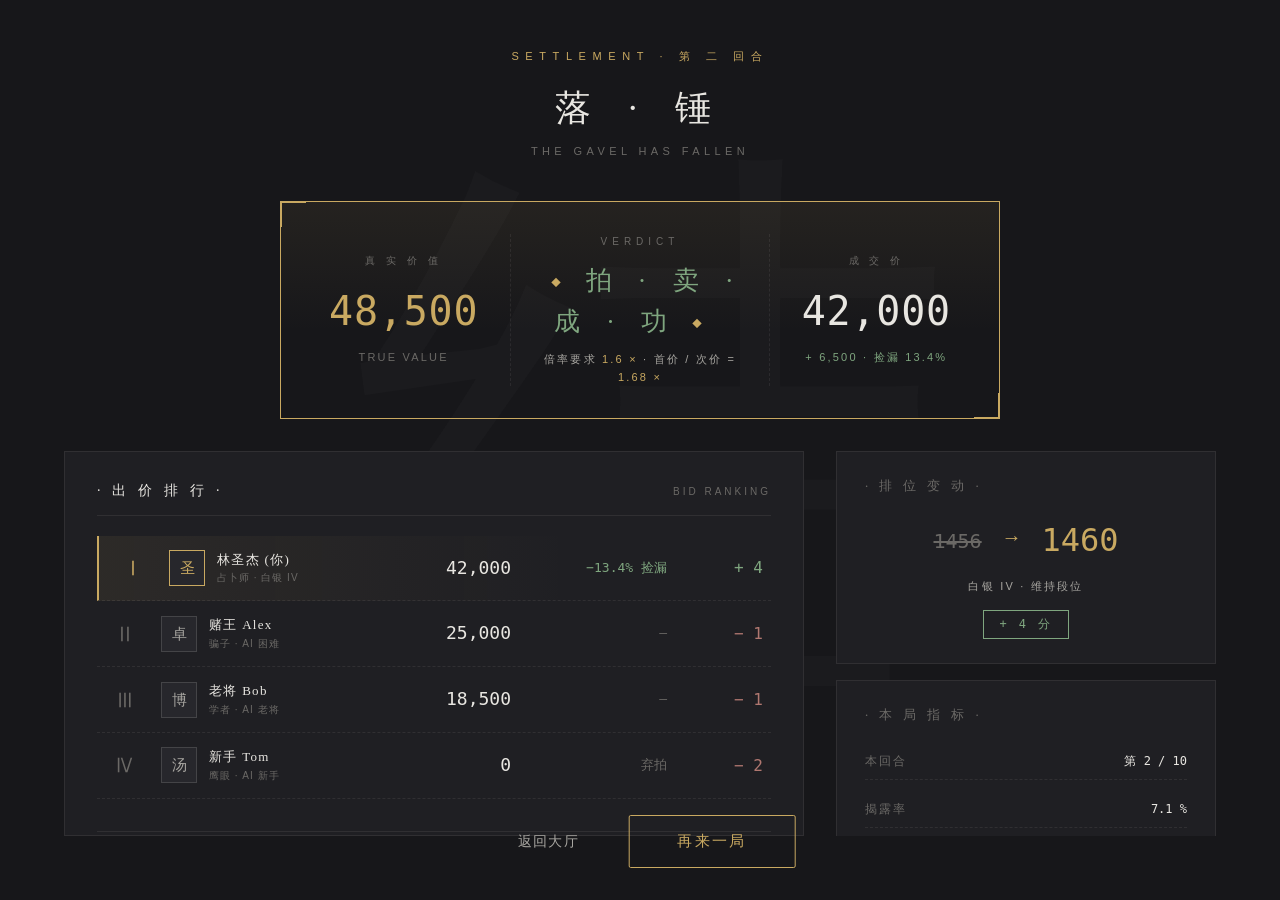
<file: doc/ui/06_settlement.html>
<!DOCTYPE html>
<html lang="zh-CN">
<head>
<meta charset="UTF-8">
<title>结算 · Agamemnon</title>
<link rel="stylesheet" href="assets/style.css">
<style>
  .settle-stage {
    width: 100vw;
    height: 100vh;
    background: var(--bg-base);
    overflow: hidden;
    position: relative;
    display: flex;
    flex-direction: column;
  }

  /* 背景装饰 */
  .bg-hero-text {
    position: absolute;
    top: 50%;
    left: 50%;
    transform: translate(-50%, -50%);
    font-family: var(--font-serif);
    font-size: 600px;
    color: rgba(232, 230, 225, 0.015);
    letter-spacing: -0.05em;
    font-weight: 100;
    pointer-events: none;
    white-space: nowrap;
    user-select: none;
  }

  /* 顶部标题 */
  .settle-header {
    padding: 48px 64px 0;
    text-align: center;
    z-index: 2;
    position: relative;
  }
  .settle-head-label {
    font-size: 11px;
    letter-spacing: 0.6em;
    color: var(--accent-gold);
    margin-bottom: 14px;
  }
  .settle-head-title {
    font-family: var(--font-serif);
    font-size: 36px;
    font-weight: 200;
    letter-spacing: 0.4em;
    margin-bottom: 6px;
  }
  .settle-head-subtitle {
    font-size: 11px;
    letter-spacing: 0.4em;
    color: var(--text-tertiary);
  }

  /* 成功/失败横幅 */
  .result-banner {
    margin: 40px auto 32px;
    width: 720px;
    border: 1px solid var(--accent-gold);
    background: linear-gradient(180deg, rgba(201,169,97,0.08), transparent 60%);
    padding: 32px 48px;
    display: grid;
    grid-template-columns: 1fr auto 1fr;
    gap: 32px;
    align-items: center;
    position: relative;
    z-index: 2;
  }
  .result-banner::before, .result-banner::after {
    content: "";
    position: absolute;
    width: 24px;
    height: 24px;
    border: 2px solid var(--accent-gold);
  }
  .result-banner::before { top: -1px; left: -1px; border-right: none; border-bottom: none; }
  .result-banner::after { bottom: -1px; right: -1px; border-left: none; border-top: none; }

  .rb-side { text-align: center; }
  .rb-side .lbl {
    font-size: 10px;
    letter-spacing: 0.4em;
    color: var(--text-tertiary);
    margin-bottom: 10px;
  }
  .rb-side .val {
    font-family: var(--font-mono);
    font-size: 40px;
    color: var(--text-primary);
    letter-spacing: 0.02em;
  }
  .rb-side .val.gold { color: var(--accent-gold); }
  .rb-side .val.red { color: var(--danger); }
  .rb-side .diff {
    margin-top: 6px;
    font-size: 11px;
    letter-spacing: 0.2em;
  }
  .rb-side .diff.gain { color: var(--success); }
  .rb-side .diff.loss { color: var(--danger); }

  .rb-center {
    text-align: center;
    padding: 0 20px;
    border-left: 1px dashed var(--border-light);
    border-right: 1px dashed var(--border-light);
  }
  .rb-center .verdict-label {
    font-size: 10px;
    letter-spacing: 0.5em;
    color: var(--text-tertiary);
    margin-bottom: 10px;
  }
  .rb-center .verdict {
    font-family: var(--font-serif);
    font-size: 26px;
    letter-spacing: 0.4em;
    color: var(--success);
  }
  .rb-center .verdict::before, .rb-center .verdict::after {
    content: "◆";
    font-size: 10px;
    color: var(--accent-gold);
    margin: 0 14px;
    vertical-align: middle;
  }
  .rb-center .mtp {
    margin-top: 8px;
    font-size: 11px;
    color: var(--text-secondary);
    letter-spacing: 0.2em;
  }
  .rb-center .mtp .gold { color: var(--accent-gold); }

  /* 主体 */
  .settle-body {
    flex: 1;
    padding: 0 64px 64px;
    display: grid;
    grid-template-columns: 1fr 380px;
    gap: 32px;
    z-index: 2;
    position: relative;
    overflow: hidden;
  }

  /* 出价排行 */
  .bid-rank {
    background: var(--bg-surface);
    border: 1px solid var(--border-light);
    padding: 28px 32px;
    overflow-y: auto;
  }
  .section-label {
    font-family: var(--font-serif);
    font-size: 14px;
    letter-spacing: 0.3em;
    color: var(--text-primary);
    margin-bottom: 20px;
    padding-bottom: 12px;
    border-bottom: 1px solid var(--border-light);
    display: flex;
    justify-content: space-between;
    align-items: baseline;
  }
  .section-label .en {
    font-family: var(--font-sans);
    font-size: 10px;
    letter-spacing: 0.3em;
    color: var(--text-tertiary);
  }

  .rank-row {
    display: grid;
    grid-template-columns: 40px 1fr 120px 140px 80px;
    align-items: center;
    padding: 14px 8px;
    border-bottom: 1px dashed var(--border-light);
    gap: 16px;
  }
  .rank-row:last-child { border-bottom: none; }
  .rank-row.winner {
    background: linear-gradient(90deg, rgba(201,169,97,0.08), transparent 70%);
    border-left: 2px solid var(--accent-gold);
    padding-left: 14px;
  }

  .rk-pos {
    font-family: var(--font-serif);
    font-size: 20px;
    color: var(--text-tertiary);
    text-align: center;
  }
  .rank-row.winner .rk-pos { color: var(--accent-gold); }

  .rk-player {
    display: flex;
    align-items: center;
    gap: 12px;
  }
  .rk-avatar {
    width: 36px;
    height: 36px;
    background: var(--bg-elevated);
    border: 1px solid var(--border-medium);
    display: flex;
    align-items: center;
    justify-content: center;
    font-family: var(--font-serif);
    font-size: 15px;
    color: var(--text-secondary);
  }
  .rank-row.winner .rk-avatar {
    border-color: var(--accent-gold);
    color: var(--accent-gold);
  }
  .rk-player .pname {
    font-size: 13px;
    letter-spacing: 0.1em;
    font-family: var(--font-serif);
  }
  .rk-player .phero {
    font-size: 10px;
    color: var(--text-tertiary);
    letter-spacing: 0.1em;
  }

  .rk-bid {
    text-align: right;
    font-family: var(--font-mono);
    font-size: 18px;
    color: var(--text-primary);
  }

  .rk-err {
    text-align: right;
    font-family: var(--font-mono);
    font-size: 13px;
  }
  .rk-err.gain { color: var(--success); }
  .rk-err.loss { color: var(--danger); }
  .rk-err.neutral { color: var(--text-tertiary); }

  .rk-delta {
    text-align: right;
    font-family: var(--font-mono);
    font-size: 16px;
    font-weight: 300;
  }
  .rk-delta.gain { color: var(--success); }
  .rk-delta.loss { color: var(--danger); }

  /* 右侧：个人总结 + 排位 */
  .personal-col {
    display: flex;
    flex-direction: column;
    gap: 16px;
    overflow-y: auto;
  }

  .stat-card {
    background: var(--bg-surface);
    border: 1px solid var(--border-light);
    padding: 24px 28px;
  }
  .stat-card h4 {
    font-family: var(--font-serif);
    font-size: 13px;
    letter-spacing: 0.3em;
    color: var(--text-tertiary);
    margin-bottom: 18px;
    font-weight: 400;
  }

  /* 排位变动 */
  .rank-change {
    text-align: center;
  }
  .rank-change .old,
  .rank-change .new {
    display: inline-block;
    vertical-align: middle;
  }
  .rank-change .old {
    font-family: var(--font-mono);
    font-size: 20px;
    color: var(--text-tertiary);
    text-decoration: line-through;
  }
  .rank-change .arrow {
    margin: 0 16px;
    color: var(--accent-gold);
    font-size: 20px;
  }
  .rank-change .new {
    font-family: var(--font-mono);
    font-size: 32px;
    color: var(--accent-gold);
  }
  .rank-change .tier-info {
    margin-top: 12px;
    font-size: 11px;
    color: var(--text-secondary);
    letter-spacing: 0.2em;
  }
  .rank-change .delta-badge {
    display: inline-block;
    margin-top: 14px;
    padding: 4px 16px;
    border: 1px solid;
    font-family: var(--font-mono);
    font-size: 12px;
    letter-spacing: 0.2em;
  }
  .rank-change .delta-badge.gain {
    border-color: var(--success);
    color: var(--success);
  }
  .rank-change .delta-badge.loss {
    border-color: var(--danger);
    color: var(--danger);
  }

  /* 物品预览 */
  .items-preview {
    display: grid;
    grid-template-columns: repeat(6, 1fr);
    gap: 4px;
  }
  .preview-item {
    aspect-ratio: 1;
    border: 1px solid var(--border-medium);
  }
  .preview-item.q-white  { background: var(--quality-white); opacity: 0.7; }
  .preview-item.q-green  { background: var(--quality-green); opacity: 0.7; }
  .preview-item.q-blue   { background: var(--quality-blue); opacity: 0.7; }
  .preview-item.q-purple { background: var(--quality-purple); opacity: 0.7; }
  .preview-item.q-yellow { background: var(--quality-yellow); opacity: 0.7; }
  .preview-item.q-red    { background: var(--quality-red); opacity: 0.7; }
  .preview-caption {
    margin-top: 12px;
    font-size: 10px;
    color: var(--text-tertiary);
    text-align: center;
    letter-spacing: 0.2em;
  }

  /* 关键指标 */
  .kpi-list {
    display: flex;
    flex-direction: column;
    gap: 12px;
  }
  .kpi-row {
    display: flex;
    justify-content: space-between;
    align-items: baseline;
    padding: 8px 0;
    border-bottom: 1px dashed var(--border-light);
    font-size: 12px;
  }
  .kpi-row:last-child { border-bottom: none; }
  .kpi-row .k {
    color: var(--text-tertiary);
    letter-spacing: 0.15em;
  }
  .kpi-row .v {
    font-family: var(--font-mono);
    color: var(--text-primary);
  }
  .kpi-row .v.gold { color: var(--accent-gold); }

  /* 底部按钮 */
  .bottom-actions {
    position: fixed;
    bottom: 32px;
    left: 50%;
    transform: translateX(-50%);
    display: flex;
    gap: 16px;
    z-index: 10;
  }

  /* 进入动画 */
  .settle-body { animation: fadeIn 0.8s var(--ease); }
</style>
</head>
<body>

<div class="settle-stage noise">

  <div class="bg-hero-text">结</div>

  <!-- 顶部 -->
  <div class="settle-header">
    <div class="settle-head-label">SETTLEMENT · 第 二 回合</div>
    <div class="settle-head-title">落 · 锤</div>
    <div class="settle-head-subtitle">THE GAVEL HAS FALLEN</div>
  </div>

  <!-- 结果横幅 -->
  <div class="result-banner">
    <div class="rb-side">
      <div class="lbl">真 实 价 值</div>
      <div class="val gold">48,500</div>
      <div class="diff" style="color:var(--text-tertiary);">TRUE VALUE</div>
    </div>

    <div class="rb-center">
      <div class="verdict-label">VERDICT</div>
      <div class="verdict">拍 · 卖 · 成 · 功</div>
      <div class="mtp">
        倍率要求 <span class="gold">1.6 ×</span> · 首价 / 次价 = <span class="gold">1.68 ×</span>
      </div>
    </div>

    <div class="rb-side">
      <div class="lbl">成 交 价</div>
      <div class="val">42,000</div>
      <div class="diff gain">+ 6,500 · 捡漏 13.4%</div>
    </div>
  </div>

  <!-- 主体 -->
  <div class="settle-body">

    <!-- 左侧：出价排行 -->
    <div class="bid-rank">
      <div class="section-label">
        <span>· 出 价 排 行 ·</span>
        <span class="en">BID RANKING</span>
      </div>

      <div class="rank-row winner">
        <div class="rk-pos">Ⅰ</div>
        <div class="rk-player">
          <div class="rk-avatar">圣</div>
          <div>
            <div class="pname">林圣杰 (你)</div>
            <div class="phero">占卜师 · 白银 IV</div>
          </div>
        </div>
        <div class="rk-bid">42,000</div>
        <div class="rk-err gain">−13.4% 捡漏</div>
        <div class="rk-delta gain">+ 4</div>
      </div>

      <div class="rank-row">
        <div class="rk-pos">Ⅱ</div>
        <div class="rk-player">
          <div class="rk-avatar">卓</div>
          <div>
            <div class="pname">赌王 Alex</div>
            <div class="phero">骗子 · AI 困难</div>
          </div>
        </div>
        <div class="rk-bid">25,000</div>
        <div class="rk-err neutral">—</div>
        <div class="rk-delta loss">− 1</div>
      </div>

      <div class="rank-row">
        <div class="rk-pos">Ⅲ</div>
        <div class="rk-player">
          <div class="rk-avatar">博</div>
          <div>
            <div class="pname">老将 Bob</div>
            <div class="phero">学者 · AI 老将</div>
          </div>
        </div>
        <div class="rk-bid">18,500</div>
        <div class="rk-err neutral">—</div>
        <div class="rk-delta loss">− 1</div>
      </div>

      <div class="rank-row">
        <div class="rk-pos">Ⅳ</div>
        <div class="rk-player">
          <div class="rk-avatar">汤</div>
          <div>
            <div class="pname">新手 Tom</div>
            <div class="phero">鹰眼 · AI 新手</div>
          </div>
        </div>
        <div class="rk-bid">0</div>
        <div class="rk-err neutral">弃拍</div>
        <div class="rk-delta loss">− 2</div>
      </div>

      <!-- 评语 -->
      <div style="margin-top: 32px; padding: 20px 0; border-top: 1px solid var(--border-light);">
        <div class="section-label" style="margin-bottom: 16px;">
          <span>· 评 语 ·</span>
          <span class="en">COMMENTARY</span>
        </div>
        <div style="font-family: var(--font-serif); font-size: 14px; line-height: 2; color: var(--text-secondary); letter-spacing: 0.08em;">
          "把握尺度甚好。你在第二回合果断出手，<br>
          以刚够倍率的出价压制对手，<br>
          又恰好低于真实价值 13.4 %，稳步上分。"
        </div>
        <div style="margin-top:14px; text-align:right; font-size:11px; color:var(--accent-gold); letter-spacing:0.3em; font-family: var(--font-serif);">
          — — 拍卖师 · 艾加门农
        </div>
      </div>
    </div>

    <!-- 右侧 -->
    <div class="personal-col">

      <!-- 排位变动 -->
      <div class="stat-card">
        <h4>· 排 位 变 动 ·</h4>
        <div class="rank-change">
          <span class="old">1456</span>
          <span class="arrow">→</span>
          <span class="new">1460</span>
          <div class="tier-info">白银 IV · 维持段位</div>
          <div class="delta-badge gain">+ 4 分</div>
        </div>
      </div>

      <!-- 关键指标 -->
      <div class="stat-card">
        <h4>· 本 局 指 标 ·</h4>
        <div class="kpi-list">
          <div class="kpi-row">
            <span class="k">本回合</span>
            <span class="v">第 2 / 10</span>
          </div>
          <div class="kpi-row">
            <span class="k">揭露率</span>
            <span class="v">7.1 %</span>
          </div>
          <div class="kpi-row">
            <span class="k">估值偏差</span>
            <span class="v gold">−13.4 %</span>
          </div>
          <div class="kpi-row">
            <span class="k">回合倍率</span>
            <span class="v">× 1.6</span>
          </div>
          <div class="kpi-row">
            <span class="k">用时</span>
            <span class="v">00 : 02 : 15</span>
          </div>
          <div class="kpi-row">
            <span class="k">英雄</span>
            <span class="v">占卜师</span>
          </div>
        </div>
      </div>

      <!-- 物品预览 -->
      <div class="stat-card">
        <h4>· 你 的 新 藏 品 · 88 件 ·</h4>
        <div class="items-preview">
          <div class="preview-item q-red"></div>
          <div class="preview-item q-yellow"></div>
          <div class="preview-item q-yellow"></div>
          <div class="preview-item q-purple"></div>
          <div class="preview-item q-purple"></div>
          <div class="preview-item q-purple"></div>
          <div class="preview-item q-blue"></div>
          <div class="preview-item q-blue"></div>
          <div class="preview-item q-blue"></div>
          <div class="preview-item q-blue"></div>
          <div class="preview-item q-green"></div>
          <div class="preview-item q-green"></div>
          <div class="preview-item q-green"></div>
          <div class="preview-item q-green"></div>
          <div class="preview-item q-green"></div>
          <div class="preview-item q-white"></div>
          <div class="preview-item q-white"></div>
          <div class="preview-item q-white"></div>
          <div class="preview-item q-white"></div>
          <div class="preview-item q-white"></div>
          <div class="preview-item q-white"></div>
          <div class="preview-item q-white"></div>
          <div class="preview-item q-white"></div>
          <div class="preview-item q-white"></div>
        </div>
        <div class="preview-caption">红 × 1 · 黄 × 2 · 紫 × 3 · 蓝 × 4 · 绿 × 5 · 白 × 73</div>
      </div>

    </div>
  </div>

  <!-- 底部操作 -->
  <div class="bottom-actions">
    <button class="btn btn-ghost" onclick="location.href='02_lobby.html'">返回大厅</button>
    <button class="btn btn-primary btn-lg" onclick="location.href='04_auction_reveal.html'">再来一局</button>
  </div>

</div>

</body>
</html>
</file>
<file: doc/ui/assets/style.css>
/* ============================================
   Agamemnon UI Design System
   风格：亲和、大气、灰白黑、莫兰迪色系
   ============================================ */

/* ---------- Reset ---------- */
* {
  margin: 0;
  padding: 0;
  box-sizing: border-box;
}

html, body {
  width: 100%;
  height: 100%;
  overflow: hidden;
}

body {
  font-family: "Noto Sans SC", "PingFang SC", "Microsoft YaHei", sans-serif;
  background: var(--bg-base);
  color: var(--text-primary);
  font-size: 14px;
  line-height: 1.6;
  -webkit-font-smoothing: antialiased;
  user-select: none;
}

/* ---------- Design Tokens ---------- */
:root {
  /* 背景层（深色系，但不是纯黑） */
  --bg-base: #17171A;       /* 主背景 */
  --bg-surface: #1F1F23;    /* 卡片表面 */
  --bg-elevated: #27272C;   /* 浮起元素 */
  --bg-overlay: #0F0F11;    /* 暗色遮罩 */

  /* 文字 */
  --text-primary: #E8E6E1;    /* 主文字 米白 */
  --text-secondary: #A8A6A1;  /* 次文字 暖灰 */
  --text-tertiary: #6B6966;   /* 弱文字 */
  --text-disabled: #4A4844;

  /* 边框 */
  --border-light: rgba(232, 230, 225, 0.08);
  --border-medium: rgba(232, 230, 225, 0.15);
  --border-strong: rgba(232, 230, 225, 0.25);

  /* 点缀色（只在重点位置用） */
  --accent-gold: #C9A961;     /* 主金 */
  --accent-gold-dim: #8C7541; /* 暗金 */
  --accent-warm: #B8906A;     /* 暖棕 */

  /* 功能色（克制使用） */
  --success: #7FA67F;   /* 柔和绿 */
  --warning: #C9A961;   /* 同金色 */
  --danger: #B07770;    /* 柔和红 */

  /* 品质色（莫兰迪调） */
  --quality-white: #BDB8B0;
  --quality-green: #8FA888;
  --quality-blue: #7B95B0;
  --quality-purple: #9B8BAD;
  --quality-yellow: #C9A961;
  --quality-red: #B07770;

  /* 字体 */
  --font-serif: "Noto Serif SC", "Songti SC", "SimSun", serif;
  --font-sans: "Noto Sans SC", "PingFang SC", sans-serif;
  --font-mono: "JetBrains Mono", "Consolas", "Menlo", monospace;

  /* 尺寸/间距 */
  --radius-sm: 2px;
  --radius-md: 4px;
  --radius-lg: 8px;

  /* 阴影（极轻） */
  --shadow-sm: 0 1px 2px rgba(0,0,0,0.2);
  --shadow-md: 0 4px 12px rgba(0,0,0,0.25);
  --shadow-lg: 0 12px 32px rgba(0,0,0,0.4);

  /* 动效 */
  --ease: cubic-bezier(0.4, 0, 0.2, 1);
  --dur-fast: 150ms;
  --dur-base: 240ms;
  --dur-slow: 400ms;
}

/* ---------- 通用组件 ---------- */

/* Logo / 品牌标题 */
.brand {
  font-family: var(--font-serif);
  letter-spacing: 0.3em;
  font-weight: 400;
}

/* 按钮基础 */
.btn {
  display: inline-flex;
  align-items: center;
  justify-content: center;
  gap: 8px;
  padding: 12px 32px;
  background: transparent;
  border: 1px solid var(--border-medium);
  color: var(--text-primary);
  font-family: var(--font-sans);
  font-size: 14px;
  letter-spacing: 0.1em;
  cursor: pointer;
  transition: all var(--dur-base) var(--ease);
  border-radius: var(--radius-sm);
}

.btn:hover {
  border-color: var(--accent-gold);
  color: var(--accent-gold);
  background: rgba(201, 169, 97, 0.05);
}

.btn-primary {
  border-color: var(--accent-gold);
  color: var(--accent-gold);
}

.btn-primary:hover {
  background: var(--accent-gold);
  color: var(--bg-base);
}

.btn-ghost {
  border-color: transparent;
  color: var(--text-secondary);
}

.btn-ghost:hover {
  color: var(--text-primary);
  background: rgba(255,255,255,0.03);
  border-color: var(--border-light);
}

.btn-lg {
  padding: 16px 48px;
  font-size: 15px;
  letter-spacing: 0.15em;
}

.btn-sm {
  padding: 6px 16px;
  font-size: 12px;
}

/* 卡片 */
.card {
  background: var(--bg-surface);
  border: 1px solid var(--border-light);
  border-radius: var(--radius-md);
}

/* 分隔线（细） */
.divider {
  height: 1px;
  background: var(--border-light);
  margin: 16px 0;
}

.divider-v {
  width: 1px;
  background: var(--border-light);
  align-self: stretch;
}

/* 品质徽章（小色块） */
.quality-dot {
  display: inline-block;
  width: 8px;
  height: 8px;
  border-radius: 50%;
  vertical-align: middle;
}
.quality-dot.white  { background: var(--quality-white); }
.quality-dot.green  { background: var(--quality-green); }
.quality-dot.blue   { background: var(--quality-blue); }
.quality-dot.purple { background: var(--quality-purple); }
.quality-dot.yellow { background: var(--quality-yellow); }
.quality-dot.red    { background: var(--quality-red); }

/* 数字显示（等宽） */
.num {
  font-family: var(--font-mono);
  font-variant-numeric: tabular-nums;
}

/* 文字颜色工具 */
.text-secondary { color: var(--text-secondary); }
.text-tertiary { color: var(--text-tertiary); }
.text-accent { color: var(--accent-gold); }
.text-success { color: var(--success); }
.text-danger { color: var(--danger); }

/* 滚动条 */
::-webkit-scrollbar {
  width: 6px;
  height: 6px;
}
::-webkit-scrollbar-track {
  background: transparent;
}
::-webkit-scrollbar-thumb {
  background: var(--border-strong);
  border-radius: 3px;
}
::-webkit-scrollbar-thumb:hover {
  background: var(--accent-gold-dim);
}

/* 微妙的背景噪点（增加质感） */
.noise {
  position: relative;
}
.noise::before {
  content: "";
  position: absolute;
  inset: 0;
  background-image: url("data:image/svg+xml,%3Csvg viewBox='0 0 200 200' xmlns='http://www.w3.org/2000/svg'%3E%3Cfilter id='n'%3E%3CfeTurbulence baseFrequency='0.9'/%3E%3CfeColorMatrix values='0 0 0 0 0 0 0 0 0 0 0 0 0 0 0 0 0 0 0.08 0'/%3E%3C/filter%3E%3Crect width='100%25' height='100%25' filter='url(%23n)'/%3E%3C/svg%3E");
  pointer-events: none;
  mix-blend-mode: overlay;
  opacity: 0.6;
}

/* 页面进入动画 */
@keyframes fadeIn {
  from { opacity: 0; transform: translateY(8px); }
  to { opacity: 1; transform: translateY(0); }
}
.fade-in {
  animation: fadeIn var(--dur-slow) var(--ease);
}

/* 打字机光标 */
@keyframes blink {
  0%, 49% { opacity: 1; }
  50%, 100% { opacity: 0; }
}
.cursor::after {
  content: "|";
  animation: blink 1s step-end infinite;
  color: var(--accent-gold);
  font-weight: 100;
  margin-left: 2px;
}
</file>
